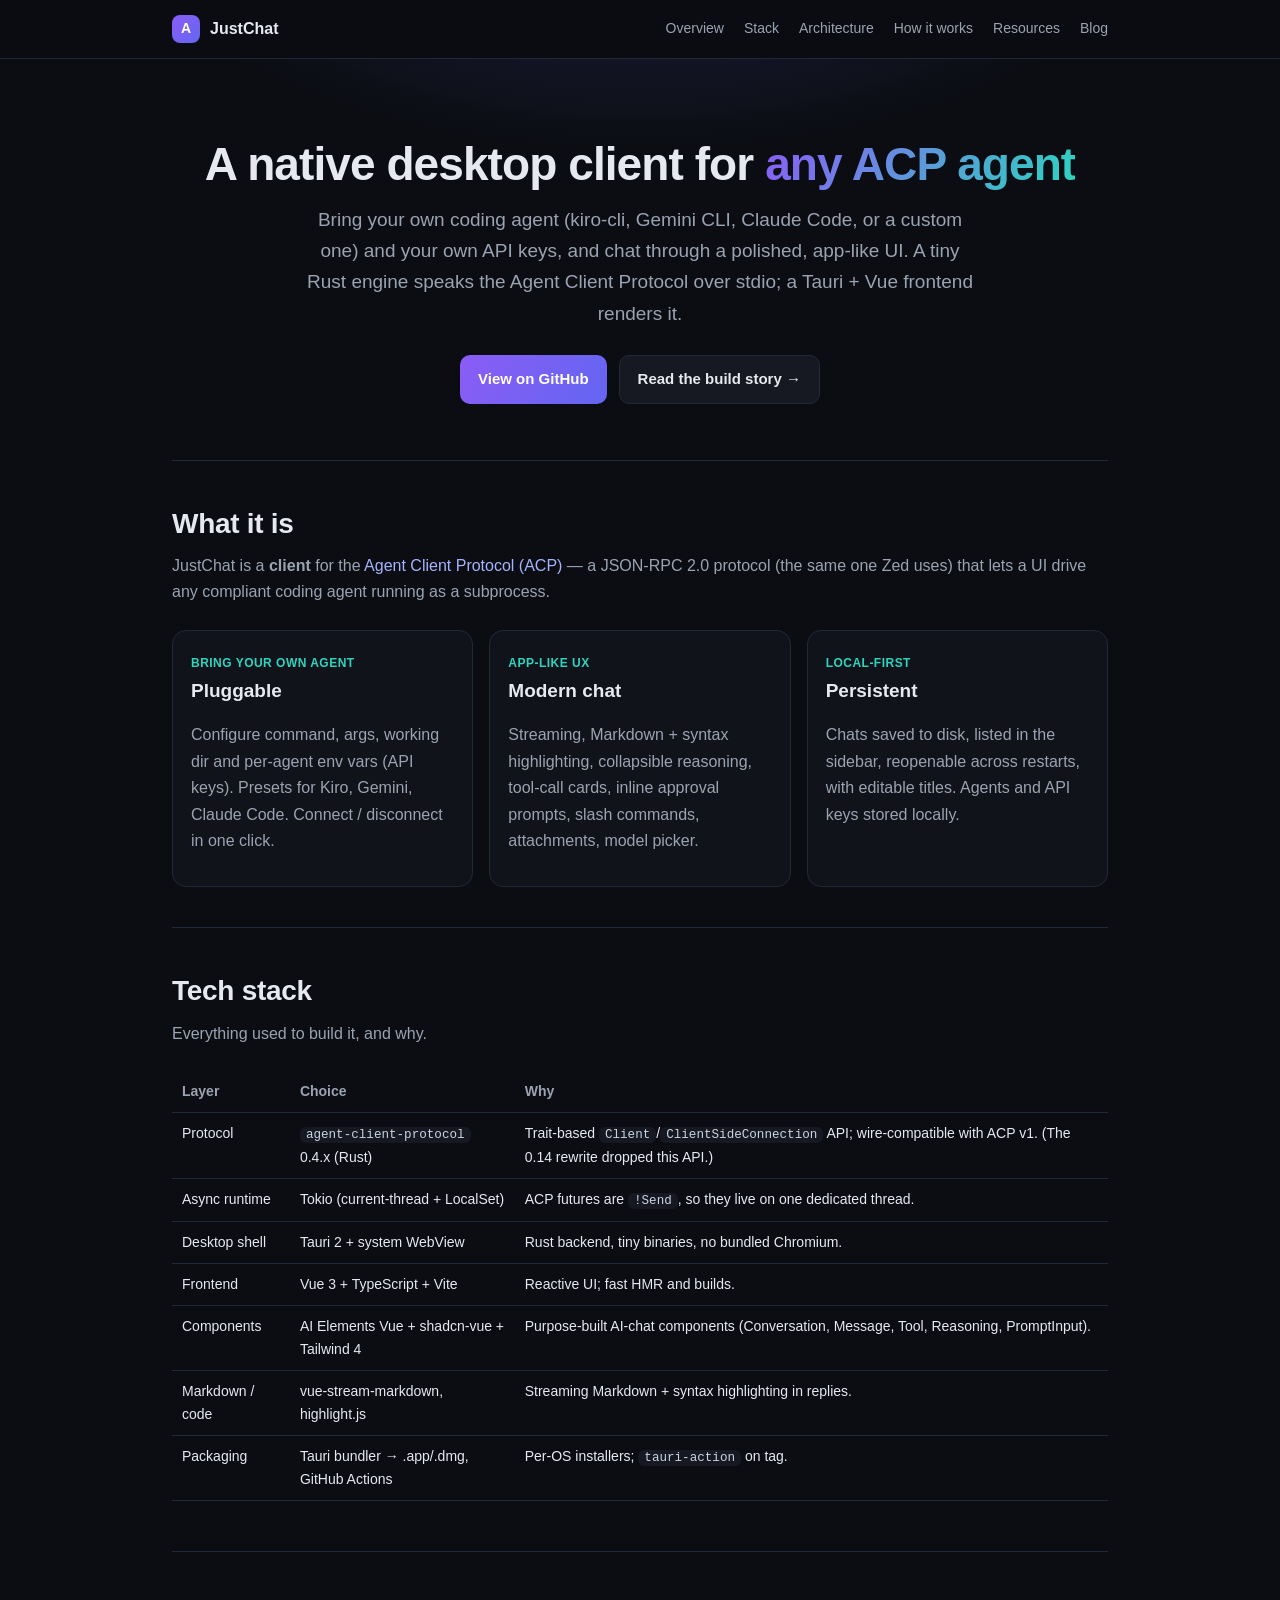
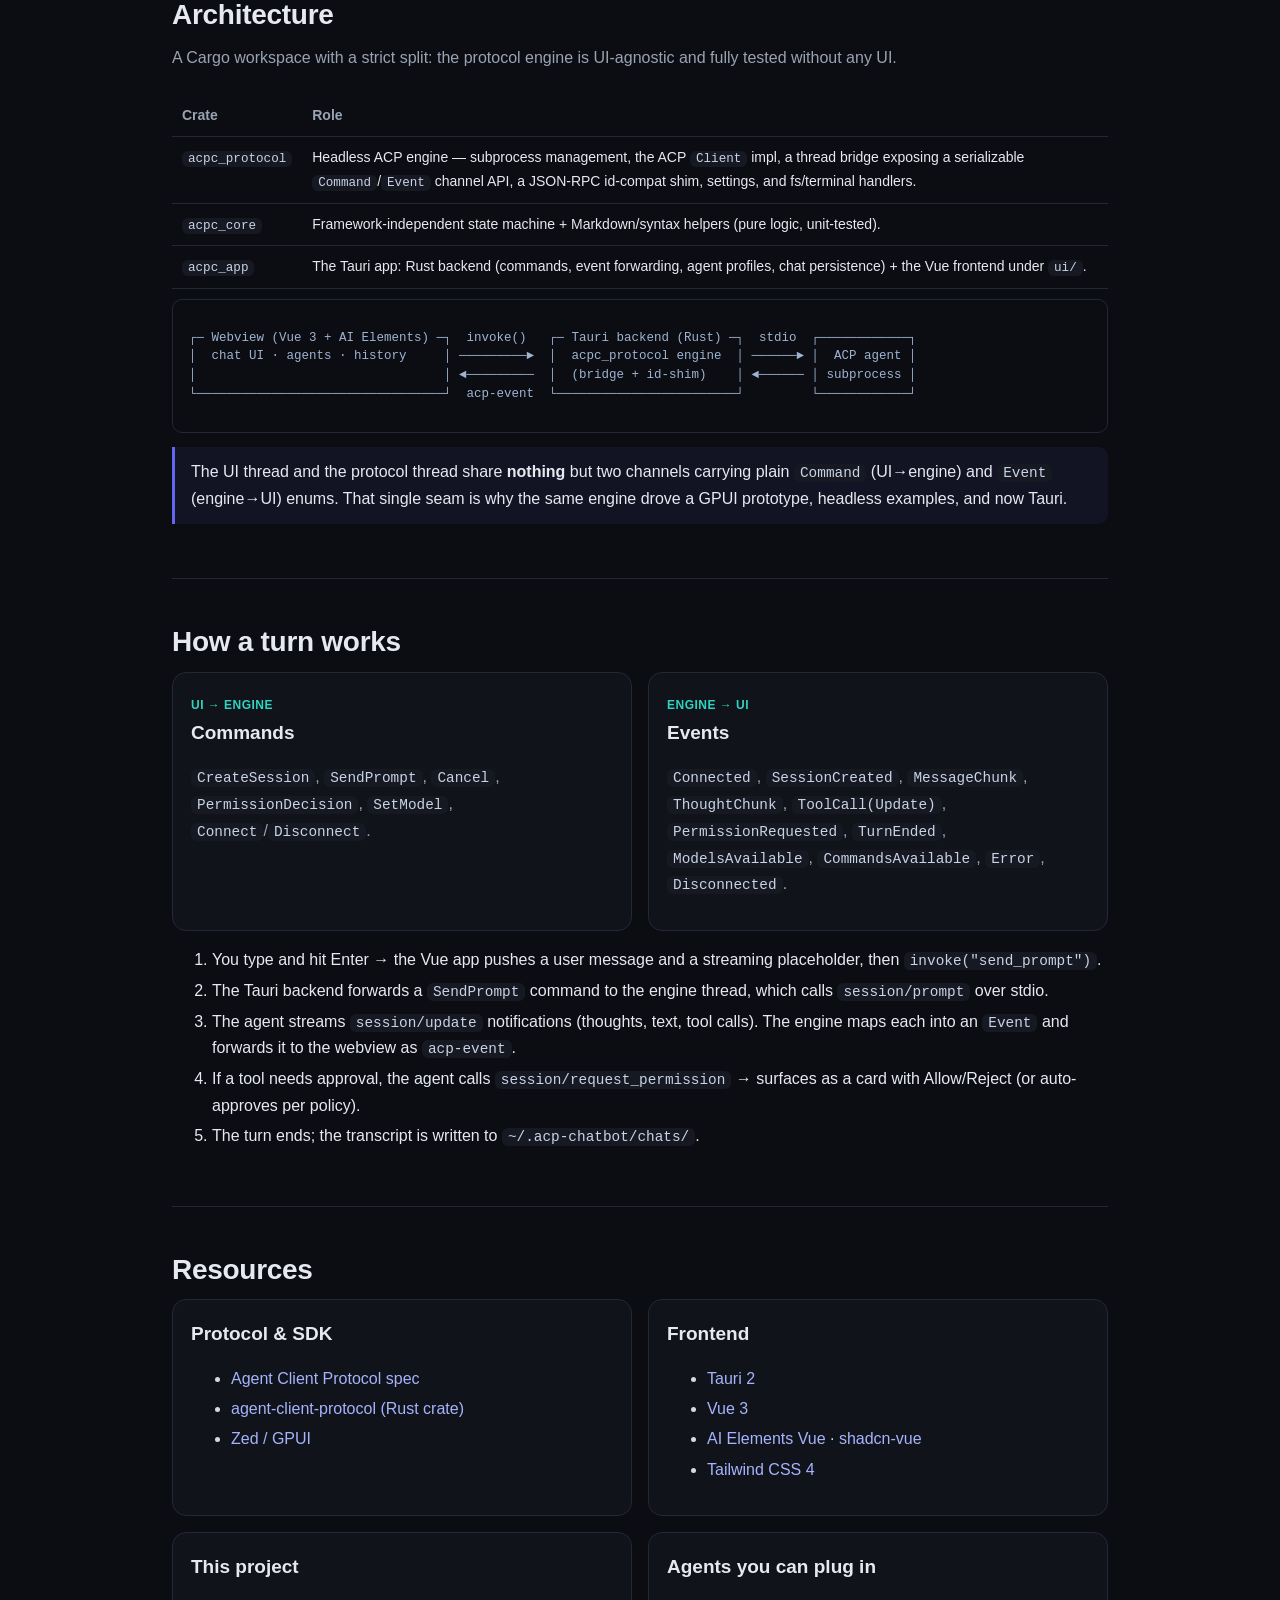
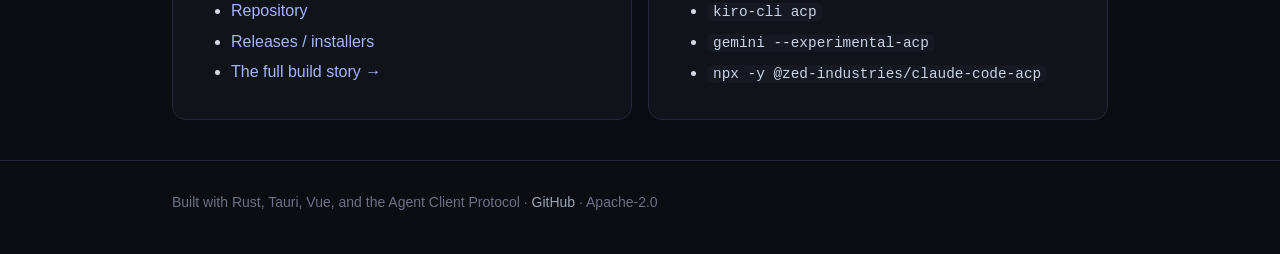
<file: index.html>
<!doctype html>
<html lang="en">
<head>
  <meta charset="utf-8" />
  <meta name="viewport" content="width=device-width, initial-scale=1" />
  <title>JustChat — How it's built</title>
  <meta name="description" content="A native desktop chat client for any ACP (Agent Client Protocol) agent. Architecture, tech stack, and how it works." />
  <link rel="stylesheet" href="style.css" />
</head>
<body>
  <header class="nav">
    <div class="wrap">
      <div class="brand"><span class="logo">A</span> JustChat</div>
      <nav>
        <a href="#overview">Overview</a>
        <a href="#stack">Stack</a>
        <a href="#architecture">Architecture</a>
        <a href="#how">How it works</a>
        <a href="#resources">Resources</a>
        <a href="blog.html">Blog</a>
      </nav>
    </div>
  </header>

  <div class="hero">
    <div class="wrap">
      <h1>A native desktop client for <span class="grad">any ACP agent</span></h1>
      <p>Bring your own coding agent (kiro-cli, Gemini CLI, Claude Code, or a custom one) and your own
         API keys, and chat through a polished, app-like UI. A tiny Rust engine speaks the
         Agent Client Protocol over stdio; a Tauri + Vue frontend renders it.</p>
      <div class="cta">
        <a class="btn primary" href="https://github.com/lemokami/justchat">View on GitHub</a>
        <a class="btn" href="blog.html">Read the build story →</a>
      </div>
    </div>
  </div>

  <main class="wrap">
    <section id="overview">
      <h2>What it is</h2>
      <p class="lead">JustChat is a <strong>client</strong> for the
        <a href="https://agentclientprotocol.com">Agent Client Protocol (ACP)</a> — a JSON-RPC 2.0
        protocol (the same one Zed uses) that lets a UI drive any compliant coding agent running as a
        subprocess.</p>
      <div class="grid cols-3">
        <div class="card"><span class="tag">Bring your own agent</span><h3>Pluggable</h3><p class="muted">Configure command, args, working dir and per-agent env vars (API keys). Presets for Kiro, Gemini, Claude Code. Connect / disconnect in one click.</p></div>
        <div class="card"><span class="tag">App-like UX</span><h3>Modern chat</h3><p class="muted">Streaming, Markdown + syntax highlighting, collapsible reasoning, tool-call cards, inline approval prompts, slash commands, attachments, model picker.</p></div>
        <div class="card"><span class="tag">Local-first</span><h3>Persistent</h3><p class="muted">Chats saved to disk, listed in the sidebar, reopenable across restarts, with editable titles. Agents and API keys stored locally.</p></div>
      </div>
    </section>

    <section id="stack">
      <h2>Tech stack</h2>
      <p class="lead">Everything used to build it, and why.</p>
      <table>
        <tr><th>Layer</th><th>Choice</th><th>Why</th></tr>
        <tr><td>Protocol</td><td><code>agent-client-protocol</code> 0.4.x (Rust)</td><td>Trait-based <code>Client</code>/<code>ClientSideConnection</code> API; wire-compatible with ACP v1. (The 0.14 rewrite dropped this API.)</td></tr>
        <tr><td>Async runtime</td><td>Tokio (current-thread + LocalSet)</td><td>ACP futures are <code>!Send</code>, so they live on one dedicated thread.</td></tr>
        <tr><td>Desktop shell</td><td>Tauri 2 + system WebView</td><td>Rust backend, tiny binaries, no bundled Chromium.</td></tr>
        <tr><td>Frontend</td><td>Vue 3 + TypeScript + Vite</td><td>Reactive UI; fast HMR and builds.</td></tr>
        <tr><td>Components</td><td>AI Elements Vue + shadcn-vue + Tailwind 4</td><td>Purpose-built AI-chat components (Conversation, Message, Tool, Reasoning, PromptInput).</td></tr>
        <tr><td>Markdown / code</td><td>vue-stream-markdown, highlight.js</td><td>Streaming Markdown + syntax highlighting in replies.</td></tr>
        <tr><td>Packaging</td><td>Tauri bundler → .app/.dmg, GitHub Actions</td><td>Per-OS installers; <code>tauri-action</code> on tag.</td></tr>
      </table>
    </section>

    <section id="architecture">
      <h2>Architecture</h2>
      <p class="lead">A Cargo workspace with a strict split: the protocol engine is UI-agnostic and fully tested without any UI.</p>
      <table>
        <tr><th>Crate</th><th>Role</th></tr>
        <tr><td><code>acpc_protocol</code></td><td>Headless ACP engine — subprocess management, the ACP <code>Client</code> impl, a thread bridge exposing a serializable <code>Command</code>/<code>Event</code> channel API, a JSON-RPC id-compat shim, settings, and fs/terminal handlers.</td></tr>
        <tr><td><code>acpc_core</code></td><td>Framework-independent state machine + Markdown/syntax helpers (pure logic, unit-tested).</td></tr>
        <tr><td><code>acpc_app</code></td><td>The Tauri app: Rust backend (commands, event forwarding, agent profiles, chat persistence) + the Vue frontend under <code>ui/</code>.</td></tr>
      </table>
      <div class="diagram"><pre>
┌─ Webview (Vue 3 + AI Elements) ─┐  invoke()   ┌─ Tauri backend (Rust) ─┐  stdio  ┌────────────┐
│  chat UI · agents · history     │ ─────────►  │  acpc_protocol engine  │ ──────► │  ACP agent │
│                                 │ ◄─────────  │  (bridge + id-shim)    │ ◄────── │ subprocess │
└─────────────────────────────────┘  acp-event  └────────────────────────┘         └────────────┘</pre></div>
      <div class="note">The UI thread and the protocol thread share <strong>nothing</strong> but two channels carrying plain <code>Command</code> (UI→engine) and <code>Event</code> (engine→UI) enums. That single seam is why the same engine drove a GPUI prototype, headless examples, and now Tauri.</div>
    </section>

    <section id="how">
      <h2>How a turn works</h2>
      <div class="grid cols-2">
        <div class="card"><span class="tag">UI → engine</span><h3>Commands</h3><p class="muted"><code>CreateSession</code>, <code>SendPrompt</code>, <code>Cancel</code>, <code>PermissionDecision</code>, <code>SetModel</code>, <code>Connect</code>/<code>Disconnect</code>.</p></div>
        <div class="card"><span class="tag">engine → UI</span><h3>Events</h3><p class="muted"><code>Connected</code>, <code>SessionCreated</code>, <code>MessageChunk</code>, <code>ThoughtChunk</code>, <code>ToolCall(Update)</code>, <code>PermissionRequested</code>, <code>TurnEnded</code>, <code>ModelsAvailable</code>, <code>CommandsAvailable</code>, <code>Error</code>, <code>Disconnected</code>.</p></div>
      </div>
      <ol>
        <li>You type and hit Enter → the Vue app pushes a user message and a streaming placeholder, then <code>invoke("send_prompt")</code>.</li>
        <li>The Tauri backend forwards a <code>SendPrompt</code> command to the engine thread, which calls <code>session/prompt</code> over stdio.</li>
        <li>The agent streams <code>session/update</code> notifications (thoughts, text, tool calls). The engine maps each into an <code>Event</code> and forwards it to the webview as <code>acp-event</code>.</li>
        <li>If a tool needs approval, the agent calls <code>session/request_permission</code> → surfaces as a card with Allow/Reject (or auto-approves per policy).</li>
        <li>The turn ends; the transcript is written to <code>~/.acp-chatbot/chats/</code>.</li>
      </ol>
    </section>

    <section id="resources">
      <h2>Resources</h2>
      <div class="grid cols-2">
        <div class="card"><h3>Protocol &amp; SDK</h3><ul>
          <li><a href="https://agentclientprotocol.com">Agent Client Protocol spec</a></li>
          <li><a href="https://crates.io/crates/agent-client-protocol">agent-client-protocol (Rust crate)</a></li>
          <li><a href="https://github.com/zed-industries/zed">Zed / GPUI</a></li>
        </ul></div>
        <div class="card"><h3>Frontend</h3><ul>
          <li><a href="https://tauri.app">Tauri 2</a></li>
          <li><a href="https://vuejs.org">Vue 3</a></li>
          <li><a href="https://www.ai-elements-vue.com">AI Elements Vue</a> · <a href="https://shadcn-vue.com">shadcn-vue</a></li>
          <li><a href="https://tailwindcss.com">Tailwind CSS 4</a></li>
        </ul></div>
        <div class="card"><h3>This project</h3><ul>
          <li><a href="https://github.com/lemokami/justchat">Repository</a></li>
          <li><a href="https://github.com/lemokami/justchat/releases">Releases / installers</a></li>
          <li><a href="blog.html">The full build story →</a></li>
        </ul></div>
        <div class="card"><h3>Agents you can plug in</h3><ul>
          <li><code>kiro-cli acp</code></li>
          <li><code>gemini --experimental-acp</code></li>
          <li><code>npx -y @zed-industries/claude-code-acp</code></li>
        </ul></div>
      </div>
    </section>
  </main>

  <footer>
    <div class="wrap">
      Built with Rust, Tauri, Vue, and the Agent Client Protocol ·
      <a href="https://github.com/lemokami/justchat">GitHub</a> ·
      Apache-2.0
    </div>
  </footer>
</body>
</html>
</file>
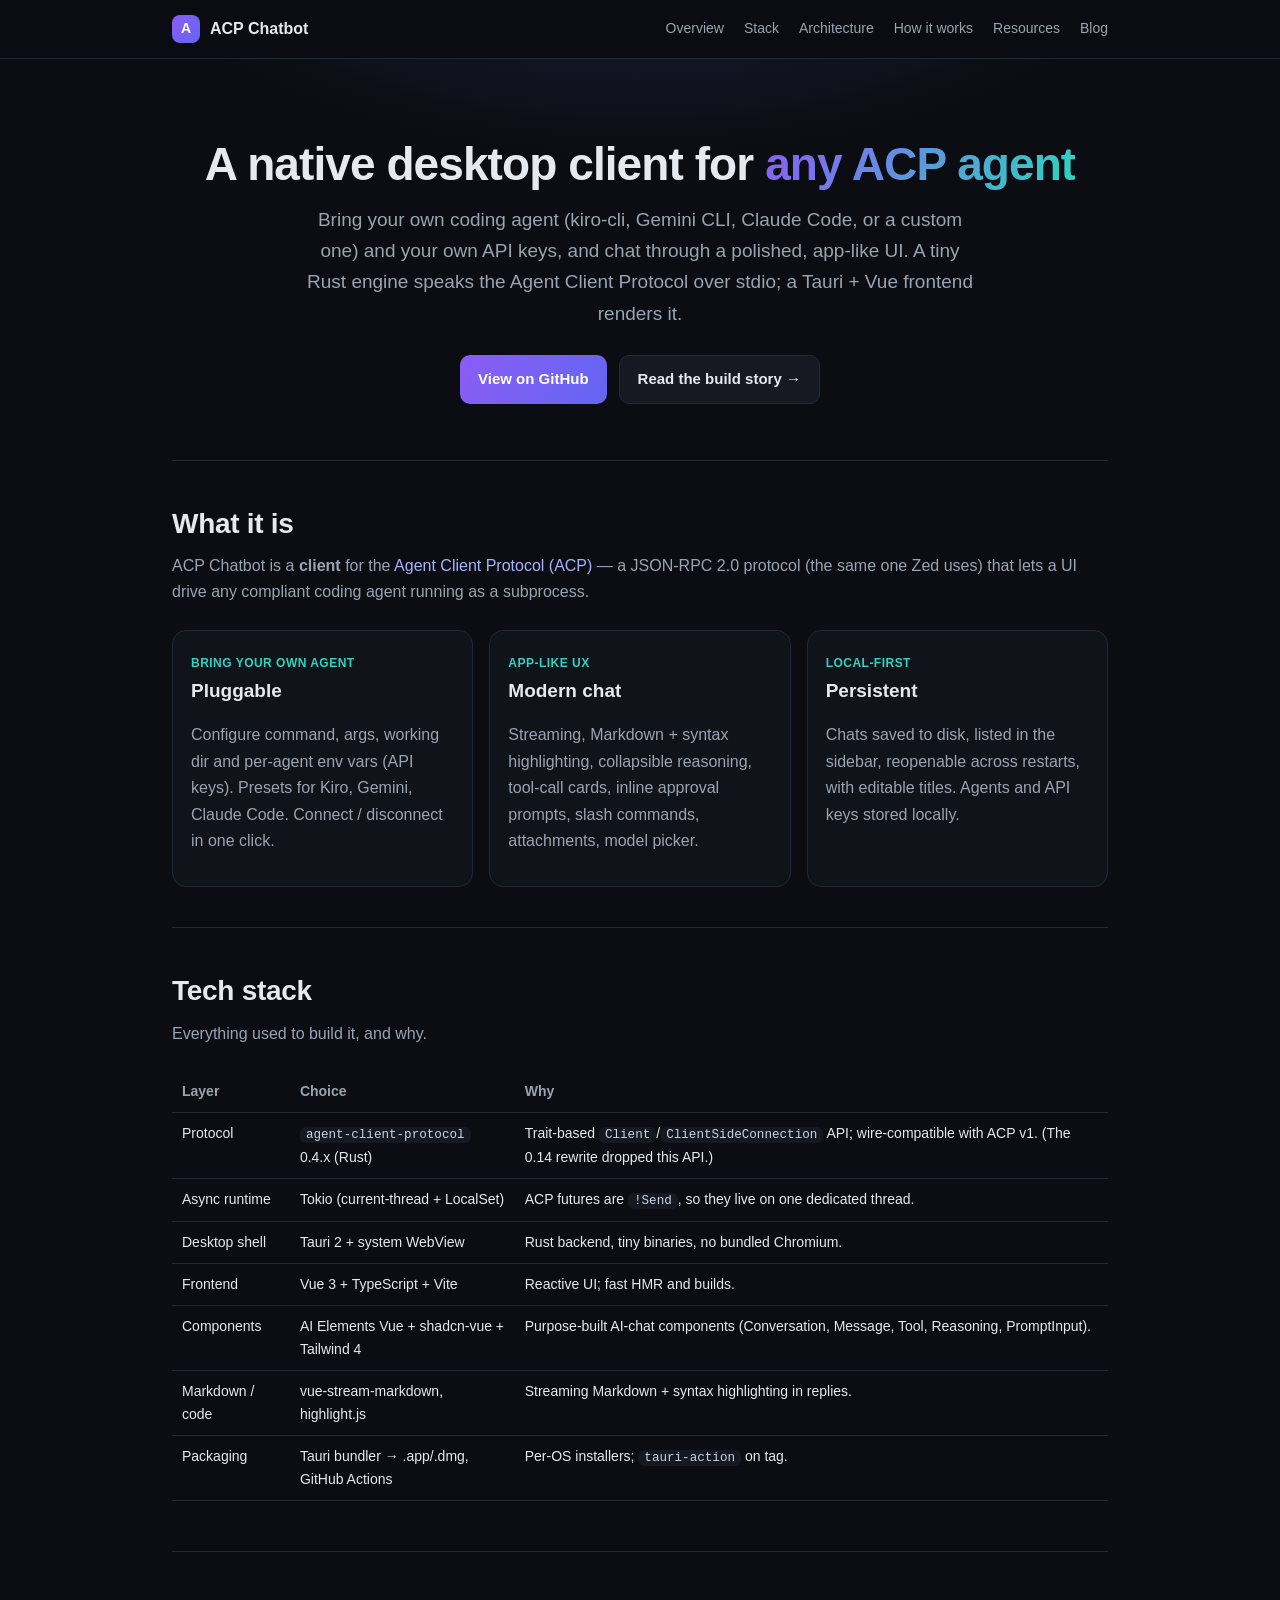
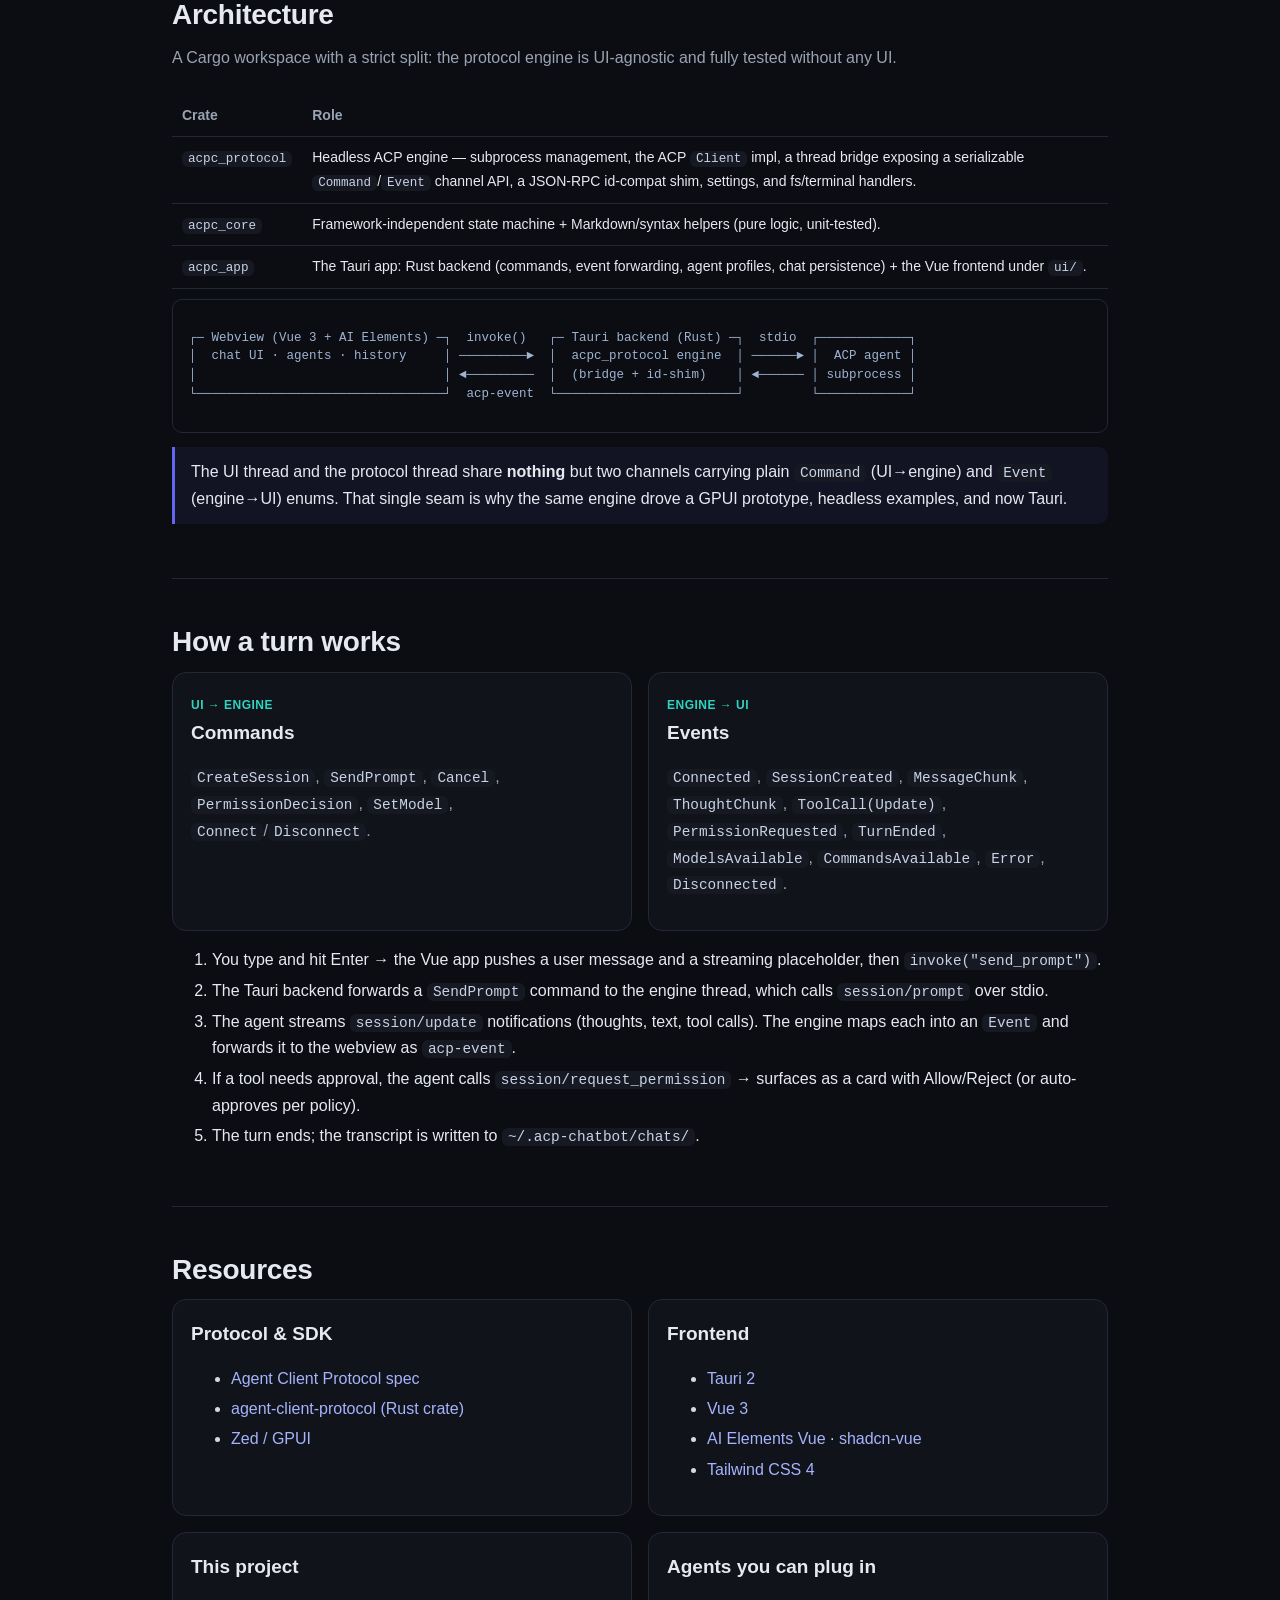
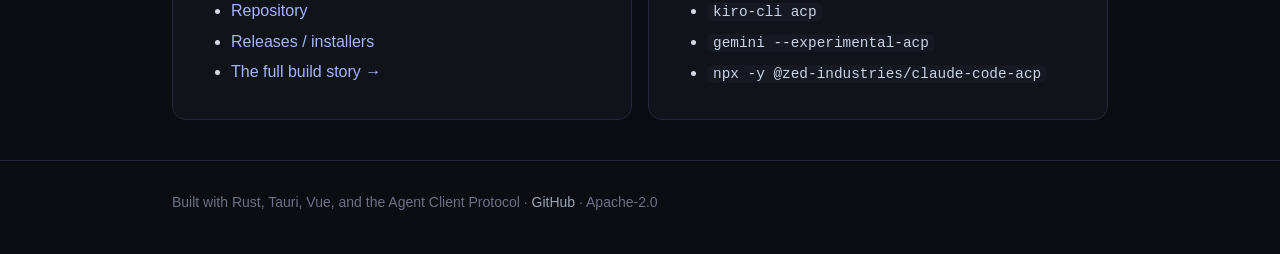
<file: site/index.html>
<!doctype html>
<html lang="en">
<head>
  <meta charset="utf-8" />
  <meta name="viewport" content="width=device-width, initial-scale=1" />
  <title>ACP Chatbot — How it's built</title>
  <meta name="description" content="A native desktop chat client for any ACP (Agent Client Protocol) agent. Architecture, tech stack, and how it works." />
  <link rel="stylesheet" href="style.css" />
</head>
<body>
  <header class="nav">
    <div class="wrap">
      <div class="brand"><span class="logo">A</span> ACP Chatbot</div>
      <nav>
        <a href="#overview">Overview</a>
        <a href="#stack">Stack</a>
        <a href="#architecture">Architecture</a>
        <a href="#how">How it works</a>
        <a href="#resources">Resources</a>
        <a href="blog.html">Blog</a>
      </nav>
    </div>
  </header>

  <div class="hero">
    <div class="wrap">
      <h1>A native desktop client for <span class="grad">any ACP agent</span></h1>
      <p>Bring your own coding agent (kiro-cli, Gemini CLI, Claude Code, or a custom one) and your own
         API keys, and chat through a polished, app-like UI. A tiny Rust engine speaks the
         Agent Client Protocol over stdio; a Tauri + Vue frontend renders it.</p>
      <div class="cta">
        <a class="btn primary" href="https://github.com/lemokami/ACP-Chatbot">View on GitHub</a>
        <a class="btn" href="blog.html">Read the build story →</a>
      </div>
    </div>
  </div>

  <main class="wrap">
    <section id="overview">
      <h2>What it is</h2>
      <p class="lead">ACP Chatbot is a <strong>client</strong> for the
        <a href="https://agentclientprotocol.com">Agent Client Protocol (ACP)</a> — a JSON-RPC 2.0
        protocol (the same one Zed uses) that lets a UI drive any compliant coding agent running as a
        subprocess.</p>
      <div class="grid cols-3">
        <div class="card"><span class="tag">Bring your own agent</span><h3>Pluggable</h3><p class="muted">Configure command, args, working dir and per-agent env vars (API keys). Presets for Kiro, Gemini, Claude Code. Connect / disconnect in one click.</p></div>
        <div class="card"><span class="tag">App-like UX</span><h3>Modern chat</h3><p class="muted">Streaming, Markdown + syntax highlighting, collapsible reasoning, tool-call cards, inline approval prompts, slash commands, attachments, model picker.</p></div>
        <div class="card"><span class="tag">Local-first</span><h3>Persistent</h3><p class="muted">Chats saved to disk, listed in the sidebar, reopenable across restarts, with editable titles. Agents and API keys stored locally.</p></div>
      </div>
    </section>

    <section id="stack">
      <h2>Tech stack</h2>
      <p class="lead">Everything used to build it, and why.</p>
      <table>
        <tr><th>Layer</th><th>Choice</th><th>Why</th></tr>
        <tr><td>Protocol</td><td><code>agent-client-protocol</code> 0.4.x (Rust)</td><td>Trait-based <code>Client</code>/<code>ClientSideConnection</code> API; wire-compatible with ACP v1. (The 0.14 rewrite dropped this API.)</td></tr>
        <tr><td>Async runtime</td><td>Tokio (current-thread + LocalSet)</td><td>ACP futures are <code>!Send</code>, so they live on one dedicated thread.</td></tr>
        <tr><td>Desktop shell</td><td>Tauri 2 + system WebView</td><td>Rust backend, tiny binaries, no bundled Chromium.</td></tr>
        <tr><td>Frontend</td><td>Vue 3 + TypeScript + Vite</td><td>Reactive UI; fast HMR and builds.</td></tr>
        <tr><td>Components</td><td>AI Elements Vue + shadcn-vue + Tailwind 4</td><td>Purpose-built AI-chat components (Conversation, Message, Tool, Reasoning, PromptInput).</td></tr>
        <tr><td>Markdown / code</td><td>vue-stream-markdown, highlight.js</td><td>Streaming Markdown + syntax highlighting in replies.</td></tr>
        <tr><td>Packaging</td><td>Tauri bundler → .app/.dmg, GitHub Actions</td><td>Per-OS installers; <code>tauri-action</code> on tag.</td></tr>
      </table>
    </section>

    <section id="architecture">
      <h2>Architecture</h2>
      <p class="lead">A Cargo workspace with a strict split: the protocol engine is UI-agnostic and fully tested without any UI.</p>
      <table>
        <tr><th>Crate</th><th>Role</th></tr>
        <tr><td><code>acpc_protocol</code></td><td>Headless ACP engine — subprocess management, the ACP <code>Client</code> impl, a thread bridge exposing a serializable <code>Command</code>/<code>Event</code> channel API, a JSON-RPC id-compat shim, settings, and fs/terminal handlers.</td></tr>
        <tr><td><code>acpc_core</code></td><td>Framework-independent state machine + Markdown/syntax helpers (pure logic, unit-tested).</td></tr>
        <tr><td><code>acpc_app</code></td><td>The Tauri app: Rust backend (commands, event forwarding, agent profiles, chat persistence) + the Vue frontend under <code>ui/</code>.</td></tr>
      </table>
      <div class="diagram"><pre>
┌─ Webview (Vue 3 + AI Elements) ─┐  invoke()   ┌─ Tauri backend (Rust) ─┐  stdio  ┌────────────┐
│  chat UI · agents · history     │ ─────────►  │  acpc_protocol engine  │ ──────► │  ACP agent │
│                                 │ ◄─────────  │  (bridge + id-shim)    │ ◄────── │ subprocess │
└─────────────────────────────────┘  acp-event  └────────────────────────┘         └────────────┘</pre></div>
      <div class="note">The UI thread and the protocol thread share <strong>nothing</strong> but two channels carrying plain <code>Command</code> (UI→engine) and <code>Event</code> (engine→UI) enums. That single seam is why the same engine drove a GPUI prototype, headless examples, and now Tauri.</div>
    </section>

    <section id="how">
      <h2>How a turn works</h2>
      <div class="grid cols-2">
        <div class="card"><span class="tag">UI → engine</span><h3>Commands</h3><p class="muted"><code>CreateSession</code>, <code>SendPrompt</code>, <code>Cancel</code>, <code>PermissionDecision</code>, <code>SetModel</code>, <code>Connect</code>/<code>Disconnect</code>.</p></div>
        <div class="card"><span class="tag">engine → UI</span><h3>Events</h3><p class="muted"><code>Connected</code>, <code>SessionCreated</code>, <code>MessageChunk</code>, <code>ThoughtChunk</code>, <code>ToolCall(Update)</code>, <code>PermissionRequested</code>, <code>TurnEnded</code>, <code>ModelsAvailable</code>, <code>CommandsAvailable</code>, <code>Error</code>, <code>Disconnected</code>.</p></div>
      </div>
      <ol>
        <li>You type and hit Enter → the Vue app pushes a user message and a streaming placeholder, then <code>invoke("send_prompt")</code>.</li>
        <li>The Tauri backend forwards a <code>SendPrompt</code> command to the engine thread, which calls <code>session/prompt</code> over stdio.</li>
        <li>The agent streams <code>session/update</code> notifications (thoughts, text, tool calls). The engine maps each into an <code>Event</code> and forwards it to the webview as <code>acp-event</code>.</li>
        <li>If a tool needs approval, the agent calls <code>session/request_permission</code> → surfaces as a card with Allow/Reject (or auto-approves per policy).</li>
        <li>The turn ends; the transcript is written to <code>~/.acp-chatbot/chats/</code>.</li>
      </ol>
    </section>

    <section id="resources">
      <h2>Resources</h2>
      <div class="grid cols-2">
        <div class="card"><h3>Protocol &amp; SDK</h3><ul>
          <li><a href="https://agentclientprotocol.com">Agent Client Protocol spec</a></li>
          <li><a href="https://crates.io/crates/agent-client-protocol">agent-client-protocol (Rust crate)</a></li>
          <li><a href="https://github.com/zed-industries/zed">Zed / GPUI</a></li>
        </ul></div>
        <div class="card"><h3>Frontend</h3><ul>
          <li><a href="https://tauri.app">Tauri 2</a></li>
          <li><a href="https://vuejs.org">Vue 3</a></li>
          <li><a href="https://www.ai-elements-vue.com">AI Elements Vue</a> · <a href="https://shadcn-vue.com">shadcn-vue</a></li>
          <li><a href="https://tailwindcss.com">Tailwind CSS 4</a></li>
        </ul></div>
        <div class="card"><h3>This project</h3><ul>
          <li><a href="https://github.com/lemokami/ACP-Chatbot">Repository</a></li>
          <li><a href="https://github.com/lemokami/ACP-Chatbot/releases">Releases / installers</a></li>
          <li><a href="blog.html">The full build story →</a></li>
        </ul></div>
        <div class="card"><h3>Agents you can plug in</h3><ul>
          <li><code>kiro-cli acp</code></li>
          <li><code>gemini --experimental-acp</code></li>
          <li><code>npx -y @zed-industries/claude-code-acp</code></li>
        </ul></div>
      </div>
    </section>
  </main>

  <footer>
    <div class="wrap">
      Built with Rust, Tauri, Vue, and the Agent Client Protocol ·
      <a href="https://github.com/lemokami/ACP-Chatbot">GitHub</a> ·
      Apache-2.0
    </div>
  </footer>
</body>
</html>
</file>
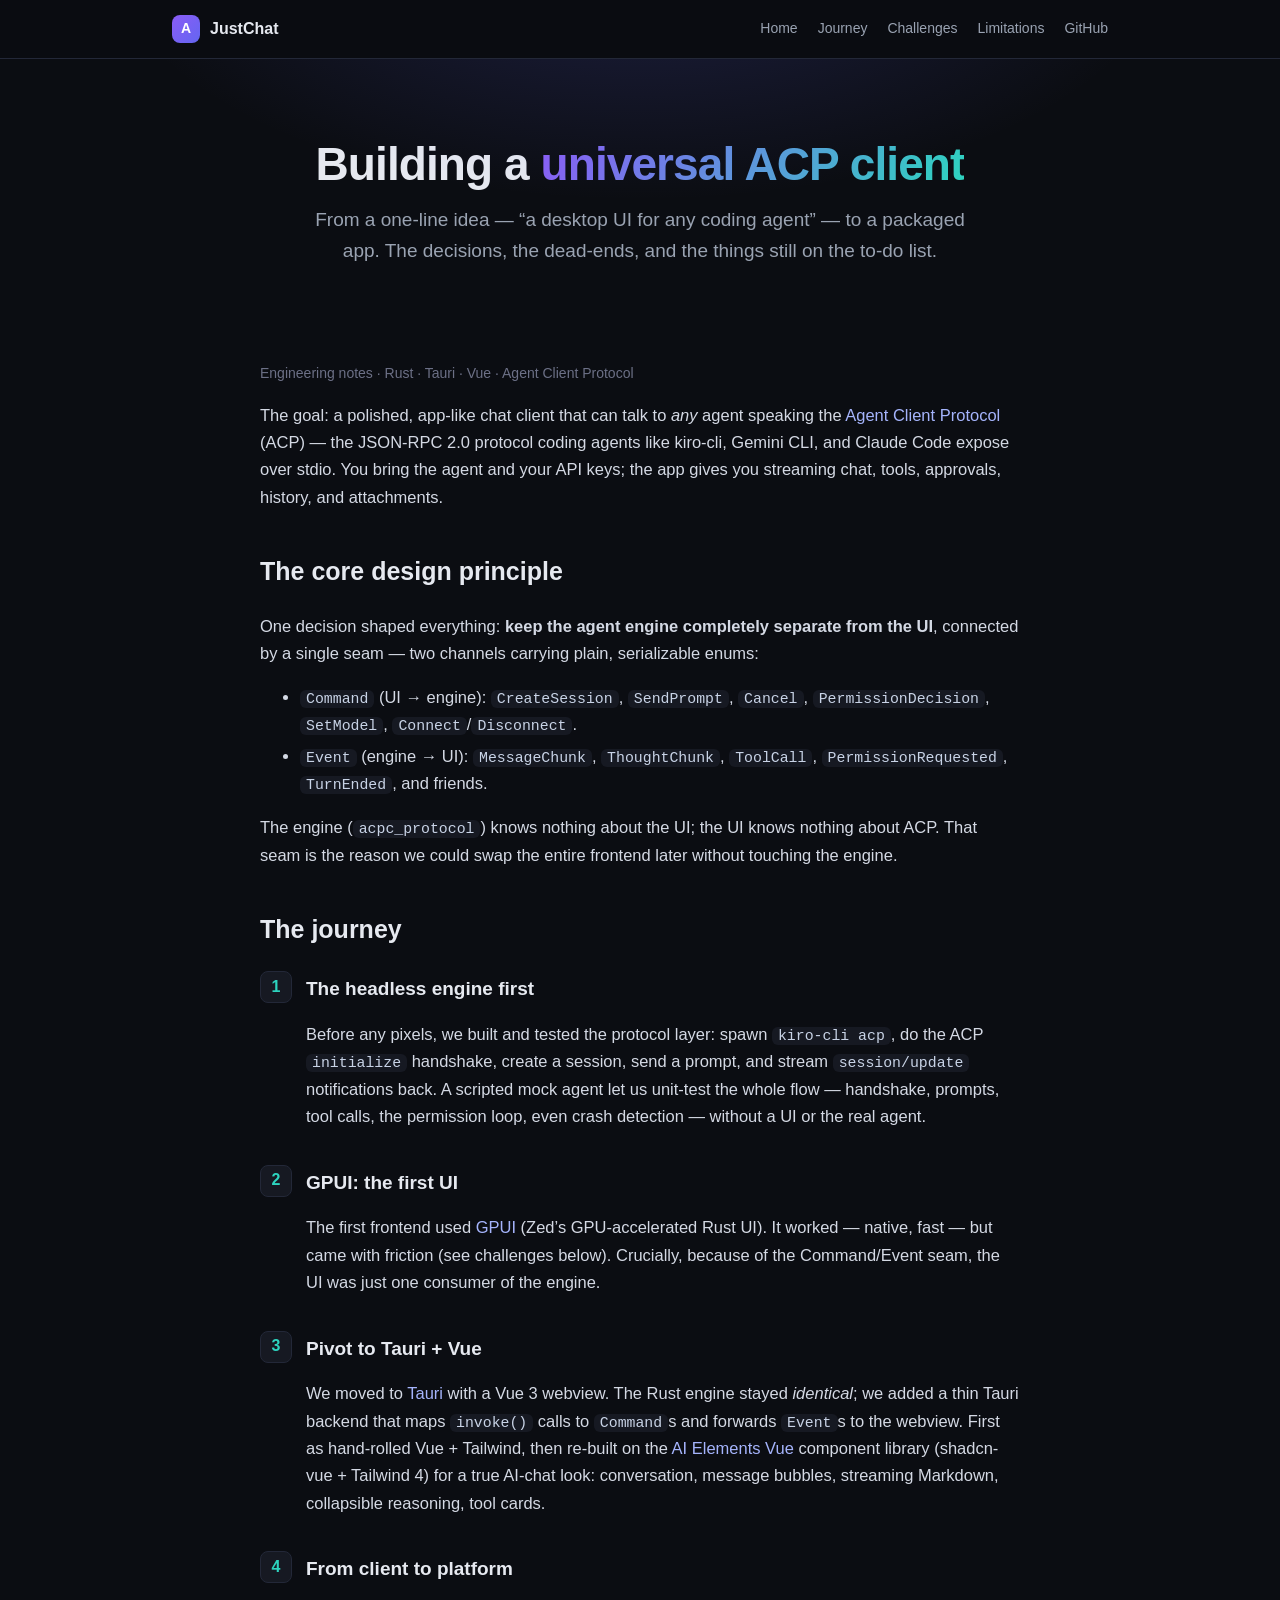
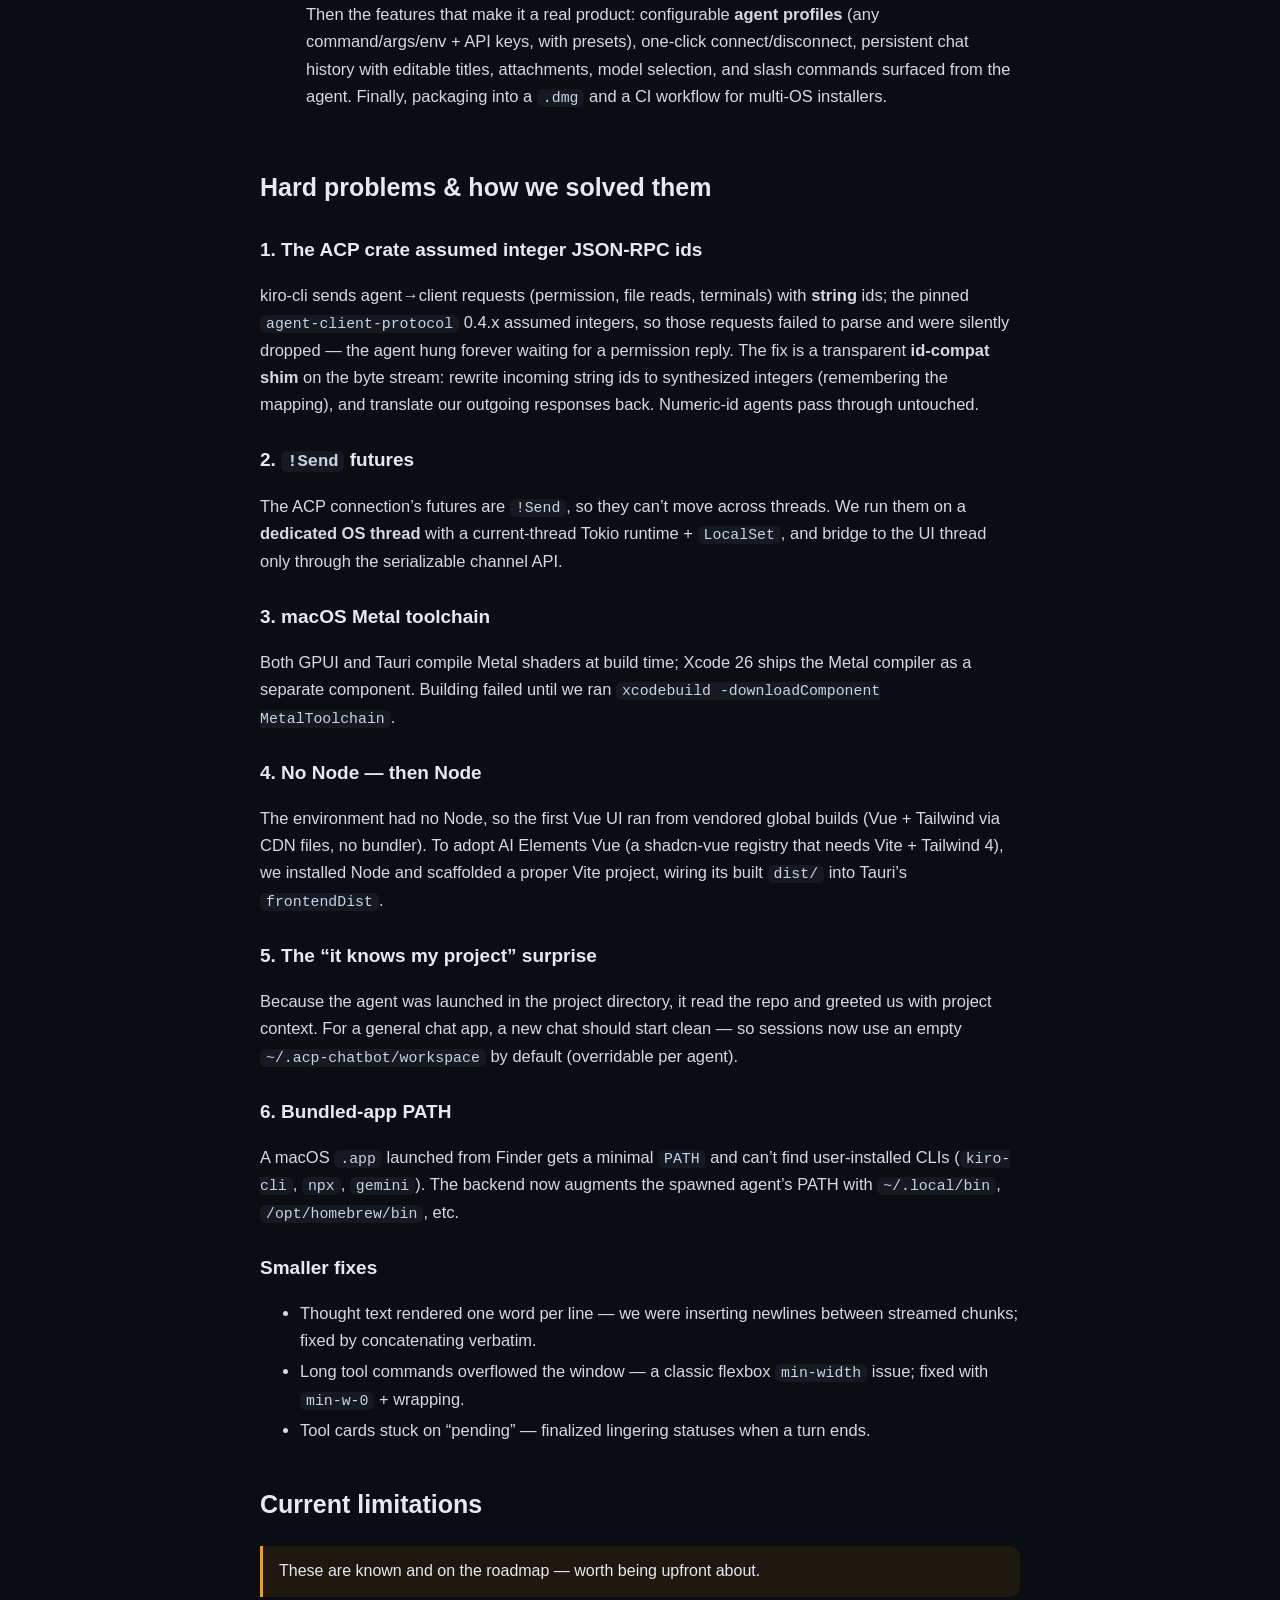
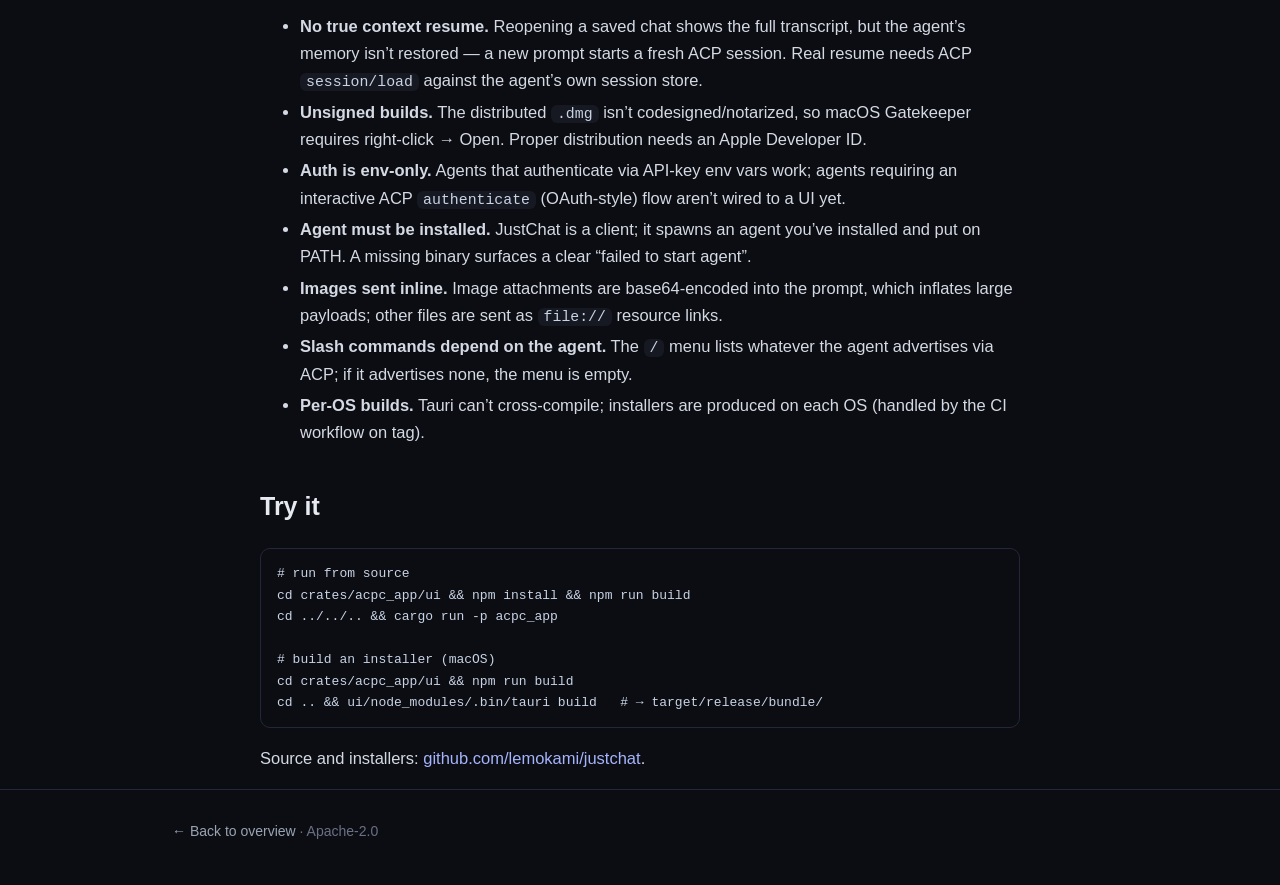
<file: blog.html>
<!doctype html>
<html lang="en">
<head>
  <meta charset="utf-8" />
  <meta name="viewport" content="width=device-width, initial-scale=1" />
  <title>Building JustChat — the full story</title>
  <meta name="description" content="How we built a native desktop client for any ACP agent: decisions, challenges, and current limitations." />
  <link rel="stylesheet" href="style.css" />
</head>
<body>
  <header class="nav">
    <div class="wrap">
      <div class="brand"><span class="logo">A</span> JustChat</div>
      <nav>
        <a href="index.html">Home</a>
        <a href="#journey">Journey</a>
        <a href="#challenges">Challenges</a>
        <a href="#limits">Limitations</a>
        <a href="https://github.com/lemokami/justchat">GitHub</a>
      </nav>
    </div>
  </header>

  <div class="hero">
    <div class="wrap">
      <h1>Building a <span class="grad">universal ACP client</span></h1>
      <p>From a one-line idea — “a desktop UI for any coding agent” — to a packaged app. The decisions,
         the dead-ends, and the things still on the to-do list.</p>
    </div>
  </div>

  <main class="wrap">
    <article class="post">
      <p class="meta">Engineering notes · Rust · Tauri · Vue · Agent Client Protocol</p>

      <p>The goal: a polished, app-like chat client that can talk to <em>any</em> agent speaking the
        <a href="https://agentclientprotocol.com">Agent Client Protocol</a> (ACP) — the JSON-RPC 2.0
        protocol coding agents like kiro-cli, Gemini CLI, and Claude Code expose over stdio. You bring
        the agent and your API keys; the app gives you streaming chat, tools, approvals, history, and
        attachments.</p>

      <h2 id="design">The core design principle</h2>
      <p>One decision shaped everything: <strong>keep the agent engine completely separate from the UI</strong>,
        connected by a single seam — two channels carrying plain, serializable enums:</p>
      <ul>
        <li><code>Command</code> (UI → engine): <code>CreateSession</code>, <code>SendPrompt</code>, <code>Cancel</code>, <code>PermissionDecision</code>, <code>SetModel</code>, <code>Connect</code>/<code>Disconnect</code>.</li>
        <li><code>Event</code> (engine → UI): <code>MessageChunk</code>, <code>ThoughtChunk</code>, <code>ToolCall</code>, <code>PermissionRequested</code>, <code>TurnEnded</code>, and friends.</li>
      </ul>
      <p>The engine (<code>acpc_protocol</code>) knows nothing about the UI; the UI knows nothing about
        ACP. That seam is the reason we could swap the entire frontend later without touching the engine.</p>

      <h2 id="journey">The journey</h2>

      <div class="step"><div class="n">1</div><div class="b">
        <h3>The headless engine first</h3>
        <p>Before any pixels, we built and tested the protocol layer: spawn <code>kiro-cli acp</code>, do the
          ACP <code>initialize</code> handshake, create a session, send a prompt, and stream
          <code>session/update</code> notifications back. A scripted mock agent let us unit-test the whole
          flow — handshake, prompts, tool calls, the permission loop, even crash detection — without a UI or
          the real agent.</p>
      </div></div>

      <div class="step"><div class="n">2</div><div class="b">
        <h3>GPUI: the first UI</h3>
        <p>The first frontend used <a href="https://www.gpui.rs">GPUI</a> (Zed’s GPU-accelerated Rust UI).
          It worked — native, fast — but came with friction (see challenges below). Crucially, because of
          the Command/Event seam, the UI was just one consumer of the engine.</p>
      </div></div>

      <div class="step"><div class="n">3</div><div class="b">
        <h3>Pivot to Tauri + Vue</h3>
        <p>We moved to <a href="https://tauri.app">Tauri</a> with a Vue 3 webview. The Rust engine stayed
          <em>identical</em>; we added a thin Tauri backend that maps <code>invoke()</code> calls to
          <code>Command</code>s and forwards <code>Event</code>s to the webview. First as hand-rolled
          Vue + Tailwind, then re-built on the <a href="https://www.ai-elements-vue.com">AI Elements Vue</a>
          component library (shadcn-vue + Tailwind 4) for a true AI-chat look: conversation, message bubbles,
          streaming Markdown, collapsible reasoning, tool cards.</p>
      </div></div>

      <div class="step"><div class="n">4</div><div class="b">
        <h3>From client to platform</h3>
        <p>Then the features that make it a real product: configurable <strong>agent profiles</strong>
          (any command/args/env + API keys, with presets), one-click connect/disconnect, persistent chat
          history with editable titles, attachments, model selection, and slash commands surfaced from the
          agent. Finally, packaging into a <code>.dmg</code> and a CI workflow for multi-OS installers.</p>
      </div></div>

      <h2 id="challenges">Hard problems &amp; how we solved them</h2>

      <h3>1. The ACP crate assumed integer JSON-RPC ids</h3>
      <p>kiro-cli sends agent→client requests (permission, file reads, terminals) with <strong>string</strong>
        ids; the pinned <code>agent-client-protocol</code> 0.4.x assumed integers, so those requests failed
        to parse and were silently dropped — the agent hung forever waiting for a permission reply. The fix
        is a transparent <strong>id-compat shim</strong> on the byte stream: rewrite incoming string ids to
        synthesized integers (remembering the mapping), and translate our outgoing responses back. Numeric-id
        agents pass through untouched.</p>

      <h3>2. <code>!Send</code> futures</h3>
      <p>The ACP connection’s futures are <code>!Send</code>, so they can’t move across threads. We run them
        on a <strong>dedicated OS thread</strong> with a current-thread Tokio runtime + <code>LocalSet</code>,
        and bridge to the UI thread only through the serializable channel API.</p>

      <h3>3. macOS Metal toolchain</h3>
      <p>Both GPUI and Tauri compile Metal shaders at build time; Xcode 26 ships the Metal compiler as a
        separate component. Building failed until we ran
        <code>xcodebuild -downloadComponent MetalToolchain</code>.</p>

      <h3>4. No Node — then Node</h3>
      <p>The environment had no Node, so the first Vue UI ran from vendored global builds (Vue + Tailwind via
        CDN files, no bundler). To adopt AI Elements Vue (a shadcn-vue registry that needs Vite + Tailwind 4),
        we installed Node and scaffolded a proper Vite project, wiring its built <code>dist/</code> into Tauri’s
        <code>frontendDist</code>.</p>

      <h3>5. The “it knows my project” surprise</h3>
      <p>Because the agent was launched in the project directory, it read the repo and greeted us with
        project context. For a general chat app, a new chat should start clean — so sessions now use an empty
        <code>~/.acp-chatbot/workspace</code> by default (overridable per agent).</p>

      <h3>6. Bundled-app PATH</h3>
      <p>A macOS <code>.app</code> launched from Finder gets a minimal <code>PATH</code> and can’t find
        user-installed CLIs (<code>kiro-cli</code>, <code>npx</code>, <code>gemini</code>). The backend now
        augments the spawned agent’s PATH with <code>~/.local/bin</code>, <code>/opt/homebrew/bin</code>, etc.</p>

      <h3>Smaller fixes</h3>
      <ul>
        <li>Thought text rendered one word per line — we were inserting newlines between streamed chunks; fixed by concatenating verbatim.</li>
        <li>Long tool commands overflowed the window — a classic flexbox <code>min-width</code> issue; fixed with <code>min-w-0</code> + wrapping.</li>
        <li>Tool cards stuck on “pending” — finalized lingering statuses when a turn ends.</li>
      </ul>

      <h2 id="limits">Current limitations</h2>
      <div class="warn">These are known and on the roadmap — worth being upfront about.</div>
      <ul>
        <li><strong>No true context resume.</strong> Reopening a saved chat shows the full transcript, but the agent’s memory isn’t restored — a new prompt starts a fresh ACP session. Real resume needs ACP <code>session/load</code> against the agent’s own session store.</li>
        <li><strong>Unsigned builds.</strong> The distributed <code>.dmg</code> isn’t codesigned/notarized, so macOS Gatekeeper requires right-click → Open. Proper distribution needs an Apple Developer ID.</li>
        <li><strong>Auth is env-only.</strong> Agents that authenticate via API-key env vars work; agents requiring an interactive ACP <code>authenticate</code> (OAuth-style) flow aren’t wired to a UI yet.</li>
        <li><strong>Agent must be installed.</strong> JustChat is a client; it spawns an agent you’ve installed and put on PATH. A missing binary surfaces a clear “failed to start agent”.</li>
        <li><strong>Images sent inline.</strong> Image attachments are base64-encoded into the prompt, which inflates large payloads; other files are sent as <code>file://</code> resource links.</li>
        <li><strong>Slash commands depend on the agent.</strong> The <code>/</code> menu lists whatever the agent advertises via ACP; if it advertises none, the menu is empty.</li>
        <li><strong>Per-OS builds.</strong> Tauri can’t cross-compile; installers are produced on each OS (handled by the CI workflow on tag).</li>
      </ul>

      <h2 id="try">Try it</h2>
      <pre># run from source
cd crates/acpc_app/ui &amp;&amp; npm install &amp;&amp; npm run build
cd ../../.. &amp;&amp; cargo run -p acpc_app

# build an installer (macOS)
cd crates/acpc_app/ui &amp;&amp; npm run build
cd .. &amp;&amp; ui/node_modules/.bin/tauri build   # → target/release/bundle/</pre>
      <p>Source and installers: <a href="https://github.com/lemokami/justchat">github.com/lemokami/justchat</a>.</p>
    </article>
  </main>

  <footer>
    <div class="wrap">
      <a href="index.html">← Back to overview</a> · Apache-2.0
    </div>
  </footer>
</body>
</html>
</file>
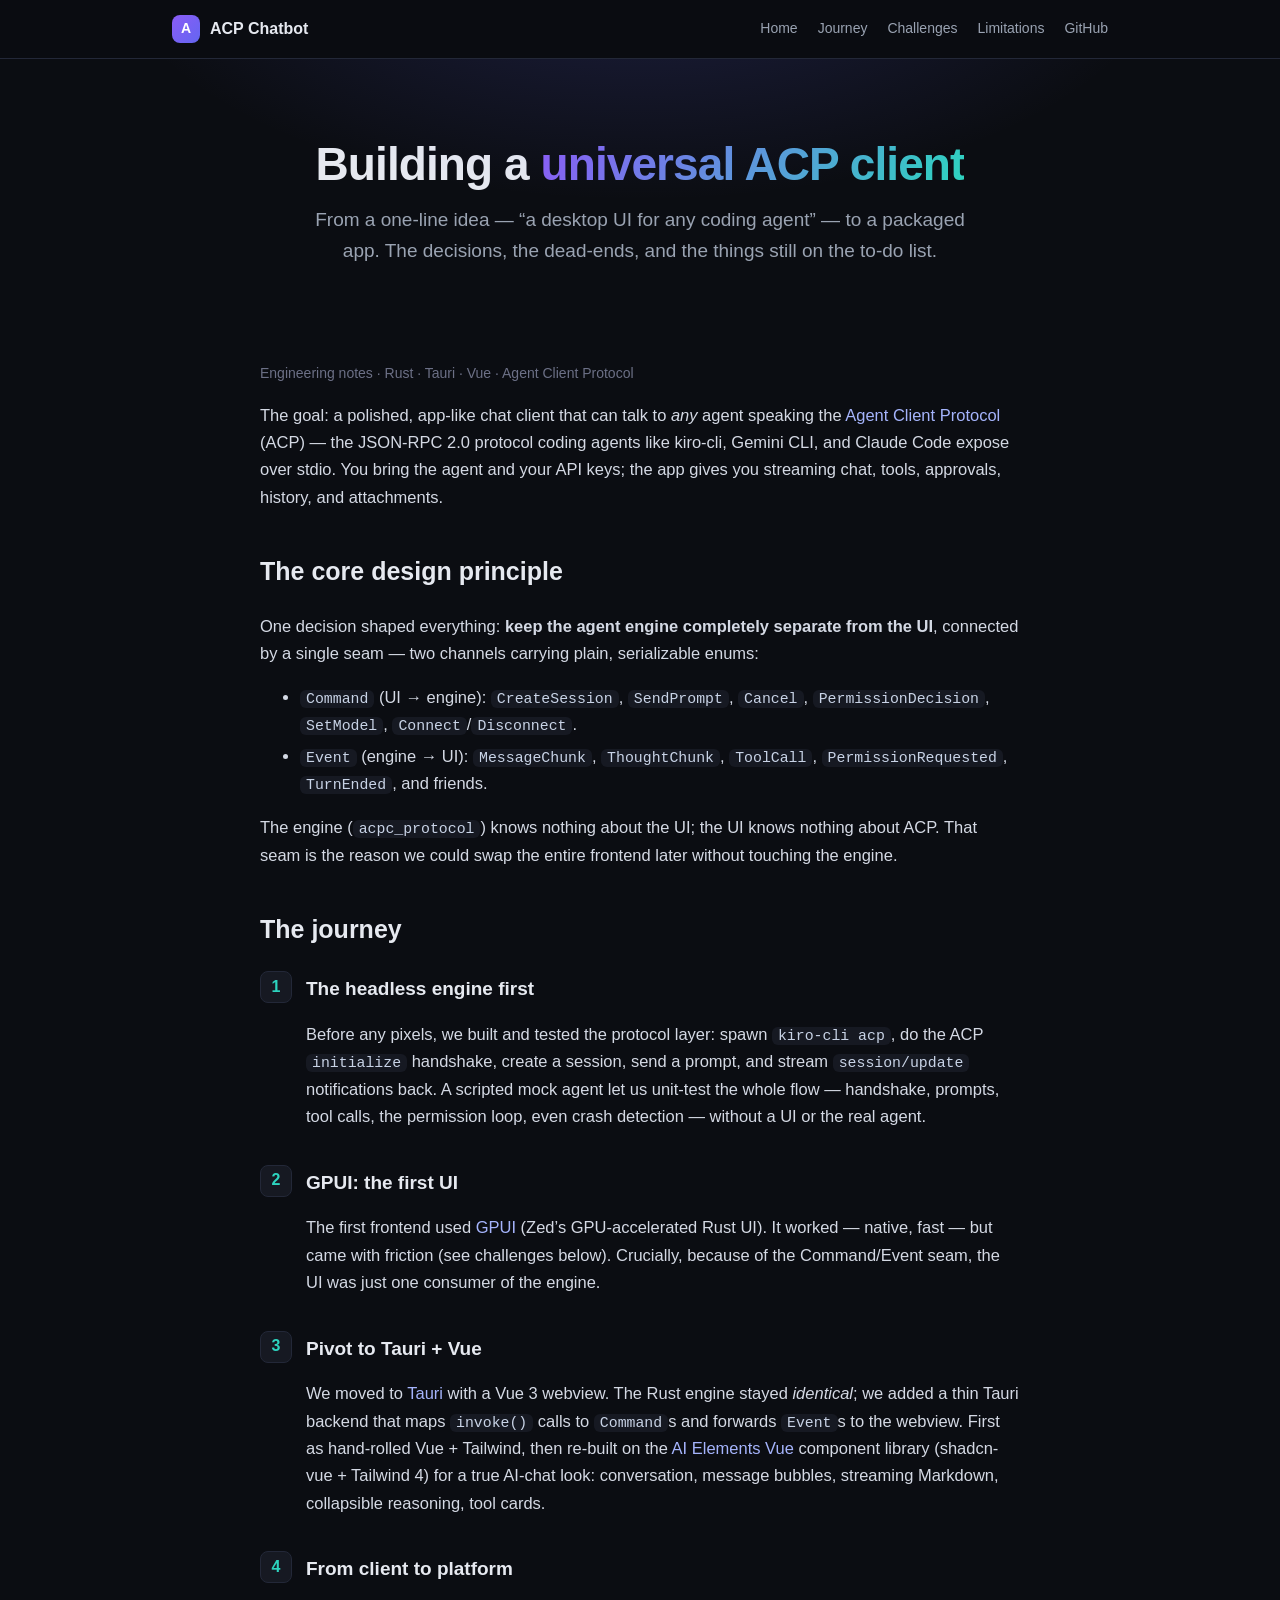
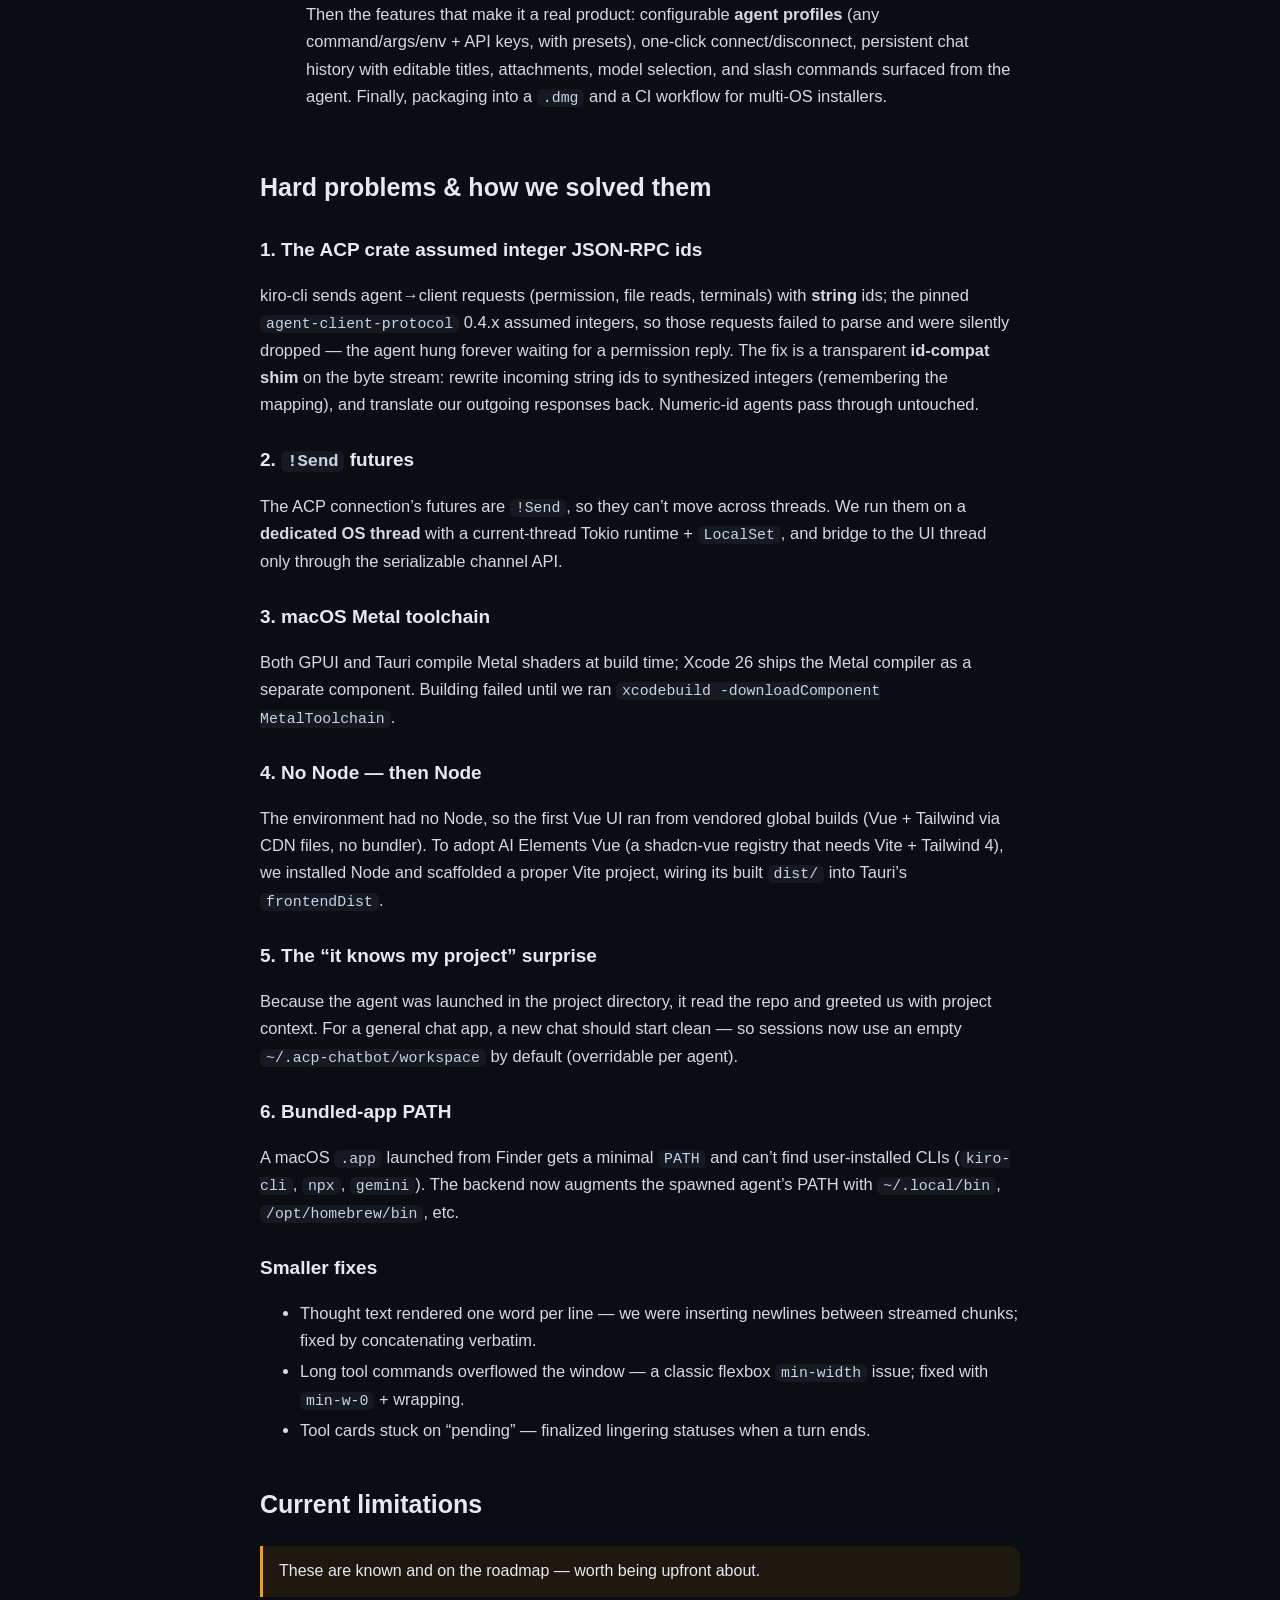
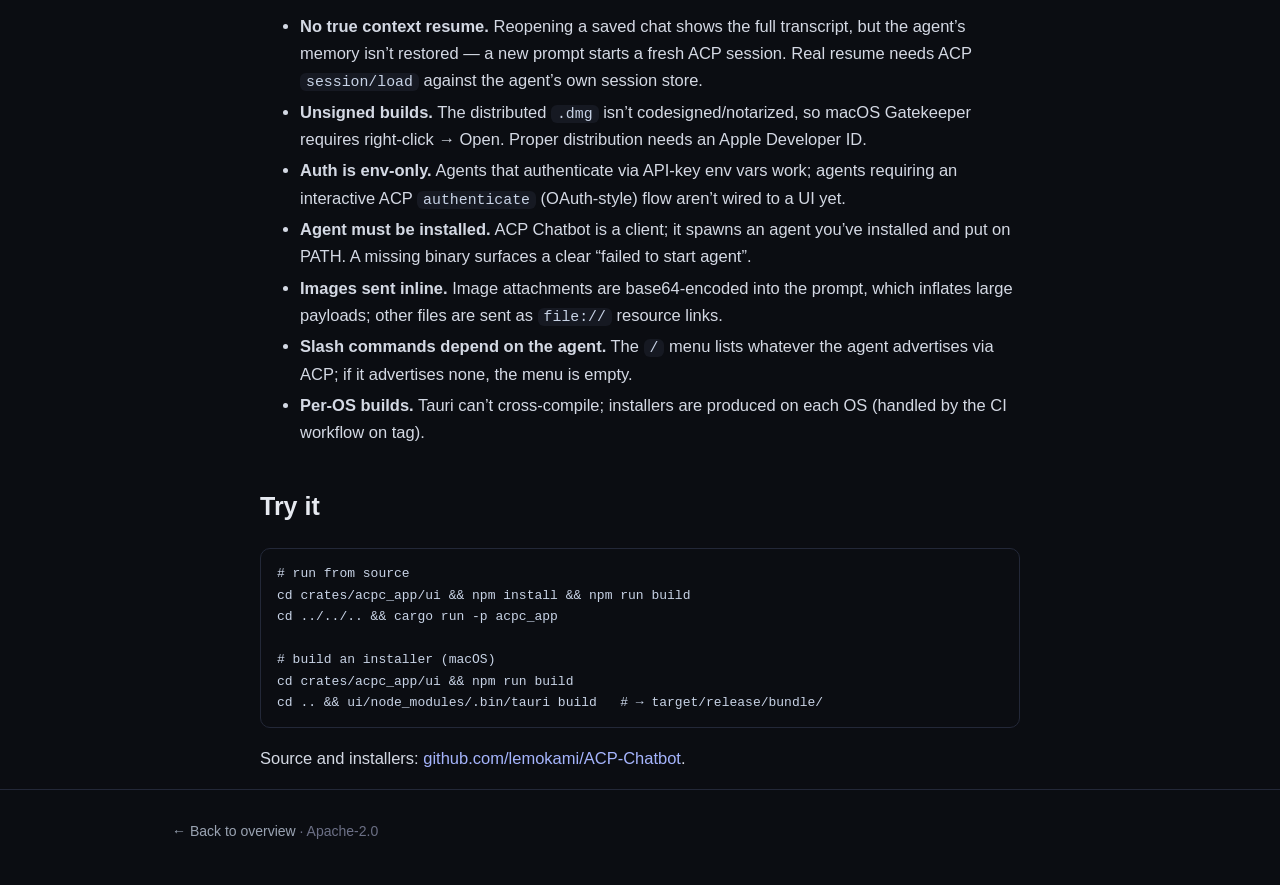
<file: site/blog.html>
<!doctype html>
<html lang="en">
<head>
  <meta charset="utf-8" />
  <meta name="viewport" content="width=device-width, initial-scale=1" />
  <title>Building ACP Chatbot — the full story</title>
  <meta name="description" content="How we built a native desktop client for any ACP agent: decisions, challenges, and current limitations." />
  <link rel="stylesheet" href="style.css" />
</head>
<body>
  <header class="nav">
    <div class="wrap">
      <div class="brand"><span class="logo">A</span> ACP Chatbot</div>
      <nav>
        <a href="index.html">Home</a>
        <a href="#journey">Journey</a>
        <a href="#challenges">Challenges</a>
        <a href="#limits">Limitations</a>
        <a href="https://github.com/lemokami/ACP-Chatbot">GitHub</a>
      </nav>
    </div>
  </header>

  <div class="hero">
    <div class="wrap">
      <h1>Building a <span class="grad">universal ACP client</span></h1>
      <p>From a one-line idea — “a desktop UI for any coding agent” — to a packaged app. The decisions,
         the dead-ends, and the things still on the to-do list.</p>
    </div>
  </div>

  <main class="wrap">
    <article class="post">
      <p class="meta">Engineering notes · Rust · Tauri · Vue · Agent Client Protocol</p>

      <p>The goal: a polished, app-like chat client that can talk to <em>any</em> agent speaking the
        <a href="https://agentclientprotocol.com">Agent Client Protocol</a> (ACP) — the JSON-RPC 2.0
        protocol coding agents like kiro-cli, Gemini CLI, and Claude Code expose over stdio. You bring
        the agent and your API keys; the app gives you streaming chat, tools, approvals, history, and
        attachments.</p>

      <h2 id="design">The core design principle</h2>
      <p>One decision shaped everything: <strong>keep the agent engine completely separate from the UI</strong>,
        connected by a single seam — two channels carrying plain, serializable enums:</p>
      <ul>
        <li><code>Command</code> (UI → engine): <code>CreateSession</code>, <code>SendPrompt</code>, <code>Cancel</code>, <code>PermissionDecision</code>, <code>SetModel</code>, <code>Connect</code>/<code>Disconnect</code>.</li>
        <li><code>Event</code> (engine → UI): <code>MessageChunk</code>, <code>ThoughtChunk</code>, <code>ToolCall</code>, <code>PermissionRequested</code>, <code>TurnEnded</code>, and friends.</li>
      </ul>
      <p>The engine (<code>acpc_protocol</code>) knows nothing about the UI; the UI knows nothing about
        ACP. That seam is the reason we could swap the entire frontend later without touching the engine.</p>

      <h2 id="journey">The journey</h2>

      <div class="step"><div class="n">1</div><div class="b">
        <h3>The headless engine first</h3>
        <p>Before any pixels, we built and tested the protocol layer: spawn <code>kiro-cli acp</code>, do the
          ACP <code>initialize</code> handshake, create a session, send a prompt, and stream
          <code>session/update</code> notifications back. A scripted mock agent let us unit-test the whole
          flow — handshake, prompts, tool calls, the permission loop, even crash detection — without a UI or
          the real agent.</p>
      </div></div>

      <div class="step"><div class="n">2</div><div class="b">
        <h3>GPUI: the first UI</h3>
        <p>The first frontend used <a href="https://www.gpui.rs">GPUI</a> (Zed’s GPU-accelerated Rust UI).
          It worked — native, fast — but came with friction (see challenges below). Crucially, because of
          the Command/Event seam, the UI was just one consumer of the engine.</p>
      </div></div>

      <div class="step"><div class="n">3</div><div class="b">
        <h3>Pivot to Tauri + Vue</h3>
        <p>We moved to <a href="https://tauri.app">Tauri</a> with a Vue 3 webview. The Rust engine stayed
          <em>identical</em>; we added a thin Tauri backend that maps <code>invoke()</code> calls to
          <code>Command</code>s and forwards <code>Event</code>s to the webview. First as hand-rolled
          Vue + Tailwind, then re-built on the <a href="https://www.ai-elements-vue.com">AI Elements Vue</a>
          component library (shadcn-vue + Tailwind 4) for a true AI-chat look: conversation, message bubbles,
          streaming Markdown, collapsible reasoning, tool cards.</p>
      </div></div>

      <div class="step"><div class="n">4</div><div class="b">
        <h3>From client to platform</h3>
        <p>Then the features that make it a real product: configurable <strong>agent profiles</strong>
          (any command/args/env + API keys, with presets), one-click connect/disconnect, persistent chat
          history with editable titles, attachments, model selection, and slash commands surfaced from the
          agent. Finally, packaging into a <code>.dmg</code> and a CI workflow for multi-OS installers.</p>
      </div></div>

      <h2 id="challenges">Hard problems &amp; how we solved them</h2>

      <h3>1. The ACP crate assumed integer JSON-RPC ids</h3>
      <p>kiro-cli sends agent→client requests (permission, file reads, terminals) with <strong>string</strong>
        ids; the pinned <code>agent-client-protocol</code> 0.4.x assumed integers, so those requests failed
        to parse and were silently dropped — the agent hung forever waiting for a permission reply. The fix
        is a transparent <strong>id-compat shim</strong> on the byte stream: rewrite incoming string ids to
        synthesized integers (remembering the mapping), and translate our outgoing responses back. Numeric-id
        agents pass through untouched.</p>

      <h3>2. <code>!Send</code> futures</h3>
      <p>The ACP connection’s futures are <code>!Send</code>, so they can’t move across threads. We run them
        on a <strong>dedicated OS thread</strong> with a current-thread Tokio runtime + <code>LocalSet</code>,
        and bridge to the UI thread only through the serializable channel API.</p>

      <h3>3. macOS Metal toolchain</h3>
      <p>Both GPUI and Tauri compile Metal shaders at build time; Xcode 26 ships the Metal compiler as a
        separate component. Building failed until we ran
        <code>xcodebuild -downloadComponent MetalToolchain</code>.</p>

      <h3>4. No Node — then Node</h3>
      <p>The environment had no Node, so the first Vue UI ran from vendored global builds (Vue + Tailwind via
        CDN files, no bundler). To adopt AI Elements Vue (a shadcn-vue registry that needs Vite + Tailwind 4),
        we installed Node and scaffolded a proper Vite project, wiring its built <code>dist/</code> into Tauri’s
        <code>frontendDist</code>.</p>

      <h3>5. The “it knows my project” surprise</h3>
      <p>Because the agent was launched in the project directory, it read the repo and greeted us with
        project context. For a general chat app, a new chat should start clean — so sessions now use an empty
        <code>~/.acp-chatbot/workspace</code> by default (overridable per agent).</p>

      <h3>6. Bundled-app PATH</h3>
      <p>A macOS <code>.app</code> launched from Finder gets a minimal <code>PATH</code> and can’t find
        user-installed CLIs (<code>kiro-cli</code>, <code>npx</code>, <code>gemini</code>). The backend now
        augments the spawned agent’s PATH with <code>~/.local/bin</code>, <code>/opt/homebrew/bin</code>, etc.</p>

      <h3>Smaller fixes</h3>
      <ul>
        <li>Thought text rendered one word per line — we were inserting newlines between streamed chunks; fixed by concatenating verbatim.</li>
        <li>Long tool commands overflowed the window — a classic flexbox <code>min-width</code> issue; fixed with <code>min-w-0</code> + wrapping.</li>
        <li>Tool cards stuck on “pending” — finalized lingering statuses when a turn ends.</li>
      </ul>

      <h2 id="limits">Current limitations</h2>
      <div class="warn">These are known and on the roadmap — worth being upfront about.</div>
      <ul>
        <li><strong>No true context resume.</strong> Reopening a saved chat shows the full transcript, but the agent’s memory isn’t restored — a new prompt starts a fresh ACP session. Real resume needs ACP <code>session/load</code> against the agent’s own session store.</li>
        <li><strong>Unsigned builds.</strong> The distributed <code>.dmg</code> isn’t codesigned/notarized, so macOS Gatekeeper requires right-click → Open. Proper distribution needs an Apple Developer ID.</li>
        <li><strong>Auth is env-only.</strong> Agents that authenticate via API-key env vars work; agents requiring an interactive ACP <code>authenticate</code> (OAuth-style) flow aren’t wired to a UI yet.</li>
        <li><strong>Agent must be installed.</strong> ACP Chatbot is a client; it spawns an agent you’ve installed and put on PATH. A missing binary surfaces a clear “failed to start agent”.</li>
        <li><strong>Images sent inline.</strong> Image attachments are base64-encoded into the prompt, which inflates large payloads; other files are sent as <code>file://</code> resource links.</li>
        <li><strong>Slash commands depend on the agent.</strong> The <code>/</code> menu lists whatever the agent advertises via ACP; if it advertises none, the menu is empty.</li>
        <li><strong>Per-OS builds.</strong> Tauri can’t cross-compile; installers are produced on each OS (handled by the CI workflow on tag).</li>
      </ul>

      <h2 id="try">Try it</h2>
      <pre># run from source
cd crates/acpc_app/ui &amp;&amp; npm install &amp;&amp; npm run build
cd ../../.. &amp;&amp; cargo run -p acpc_app

# build an installer (macOS)
cd crates/acpc_app/ui &amp;&amp; npm run build
cd .. &amp;&amp; ui/node_modules/.bin/tauri build   # → target/release/bundle/</pre>
      <p>Source and installers: <a href="https://github.com/lemokami/ACP-Chatbot">github.com/lemokami/ACP-Chatbot</a>.</p>
    </article>
  </main>

  <footer>
    <div class="wrap">
      <a href="index.html">← Back to overview</a> · Apache-2.0
    </div>
  </footer>
</body>
</html>
</file>
<file: style.css>
:root {
  --bg: #0b0d12;
  --panel: #11131a;
  --panel2: #161922;
  --border: #232838;
  --text: #e6e9f0;
  --muted: #9aa3b2;
  --dim: #6c7086;
  --violet: #8b5cf6;
  --indigo: #6366f1;
  --teal: #2dd4bf;
  --amber: #f59e0b;
  --rose: #f43f5e;
  --green: #34d399;
  --code: #0b0d12;
  --radius: 14px;
  --maxw: 980px;
}
* { box-sizing: border-box; }
html { scroll-behavior: smooth; }
body {
  margin: 0;
  background: var(--bg);
  color: var(--text);
  font: 16px/1.65 -apple-system, BlinkMacSystemFont, "Segoe UI", Inter, Roboto, sans-serif;
  -webkit-font-smoothing: antialiased;
}
a { color: #a5b4fc; text-decoration: none; }
a:hover { text-decoration: underline; }
.wrap { max-width: var(--maxw); margin: 0 auto; padding: 0 22px; }

/* Nav */
.nav {
  position: sticky; top: 0; z-index: 10;
  backdrop-filter: blur(10px);
  background: rgba(11,13,18,.8);
  border-bottom: 1px solid var(--border);
}
.nav .wrap { display: flex; align-items: center; gap: 18px; height: 58px; }
.brand { display: flex; align-items: center; gap: 10px; font-weight: 700; }
.brand .logo {
  width: 28px; height: 28px; border-radius: 8px;
  background: linear-gradient(135deg, var(--violet), var(--indigo));
  display: grid; place-items: center; color: #fff; font-weight: 800; font-size: 14px;
}
.nav nav { margin-left: auto; display: flex; gap: 20px; font-size: 14px; }
.nav nav a { color: var(--muted); }
.nav nav a:hover { color: var(--text); text-decoration: none; }

/* Hero */
.hero { padding: 80px 0 56px; text-align: center; position: relative; overflow: hidden; }
.hero::before {
  content: ""; position: absolute; inset: -40% 0 auto 0; height: 460px;
  background: radial-gradient(60% 80% at 50% 0%, rgba(99,102,241,.22), transparent 70%);
  pointer-events: none;
}
.hero h1 { font-size: 46px; line-height: 1.1; margin: 0 0 14px; letter-spacing: -0.02em; }
.hero h1 .grad { background: linear-gradient(120deg, var(--violet), var(--teal)); -webkit-background-clip: text; background-clip: text; color: transparent; }
.hero p { font-size: 19px; color: var(--muted); max-width: 680px; margin: 0 auto 26px; }
.cta { display: flex; gap: 12px; justify-content: center; flex-wrap: wrap; }
.btn {
  display: inline-flex; align-items: center; gap: 8px;
  padding: 11px 18px; border-radius: 10px; font-weight: 600; font-size: 15px;
  border: 1px solid var(--border); color: var(--text); background: var(--panel2);
}
.btn.primary { background: linear-gradient(120deg, var(--violet), var(--indigo)); border: none; color: #fff; }
.btn:hover { text-decoration: none; filter: brightness(1.08); }

/* Sections */
section { padding: 40px 0; border-top: 1px solid var(--border); }
section h2 { font-size: 28px; margin: 0 0 6px; letter-spacing: -0.01em; }
section .lead { color: var(--muted); margin: 0 0 24px; }
h3 { font-size: 19px; margin: 26px 0 8px; }
p { color: #d4d9e4; }
ul { color: #d4d9e4; }
li { margin: 4px 0; }

/* Cards / grid */
.grid { display: grid; gap: 16px; }
.grid.cols-2 { grid-template-columns: repeat(2, 1fr); }
.grid.cols-3 { grid-template-columns: repeat(3, 1fr); }
@media (max-width: 760px) { .grid.cols-2, .grid.cols-3 { grid-template-columns: 1fr; } .hero h1 { font-size: 34px; } }
.card {
  background: var(--panel); border: 1px solid var(--border); border-radius: var(--radius);
  padding: 18px 18px 16px;
}
.card h3 { margin-top: 0; }
.card .tag { font-size: 12px; color: var(--teal); font-weight: 600; text-transform: uppercase; letter-spacing: .04em; }
.muted { color: var(--muted); }

/* pills */
.pills { display: flex; flex-wrap: wrap; gap: 8px; }
.pill { font-size: 13px; padding: 5px 11px; border-radius: 999px; border: 1px solid var(--border); background: var(--panel2); color: var(--muted); }

/* code */
pre, code { font-family: ui-monospace, SFMono-Regular, Menlo, monospace; }
pre {
  background: var(--code); border: 1px solid var(--border); border-radius: 10px;
  padding: 14px 16px; overflow-x: auto; font-size: 13px; color: #c8d3e6;
}
code:not(pre code) { background: var(--panel2); padding: 1px 6px; border-radius: 6px; font-size: .9em; color: #c8d3e6; }

/* table */
table { width: 100%; border-collapse: collapse; font-size: 14px; margin: 10px 0; }
th, td { text-align: left; padding: 9px 10px; border-bottom: 1px solid var(--border); vertical-align: top; }
th { color: var(--muted); font-weight: 600; }

/* diagram */
.diagram { background: var(--code); border: 1px solid var(--border); border-radius: 10px; padding: 16px; overflow-x: auto; }
.diagram pre { border: 0; background: transparent; padding: 0; color: #9fb3d1; font-size: 12.5px; line-height: 1.5; }

/* callouts */
.note { border-left: 3px solid var(--indigo); background: rgba(99,102,241,.08); padding: 12px 16px; border-radius: 0 10px 10px 0; margin: 14px 0; }
.warn { border-left: 3px solid var(--amber); background: rgba(245,158,11,.08); padding: 12px 16px; border-radius: 0 10px 10px 0; margin: 14px 0; }

/* blog */
.post { max-width: 760px; margin: 0 auto; }
.post p, .post li { font-size: 16.5px; }
.post h2 { font-size: 25px; margin-top: 40px; }
.post .meta { color: var(--dim); font-size: 14px; margin-bottom: 8px; }
.step { display: flex; gap: 14px; margin: 18px 0; }
.step .n { flex: 0 0 32px; height: 32px; border-radius: 8px; background: var(--panel2); border: 1px solid var(--border); display: grid; place-items: center; font-weight: 700; color: var(--teal); }
.step .b h3 { margin: 2px 0 4px; }

footer { border-top: 1px solid var(--border); padding: 30px 0 50px; color: var(--dim); font-size: 14px; }
footer a { color: var(--muted); }
</file>
<file: site/style.css>
:root {
  --bg: #0b0d12;
  --panel: #11131a;
  --panel2: #161922;
  --border: #232838;
  --text: #e6e9f0;
  --muted: #9aa3b2;
  --dim: #6c7086;
  --violet: #8b5cf6;
  --indigo: #6366f1;
  --teal: #2dd4bf;
  --amber: #f59e0b;
  --rose: #f43f5e;
  --green: #34d399;
  --code: #0b0d12;
  --radius: 14px;
  --maxw: 980px;
}
* { box-sizing: border-box; }
html { scroll-behavior: smooth; }
body {
  margin: 0;
  background: var(--bg);
  color: var(--text);
  font: 16px/1.65 -apple-system, BlinkMacSystemFont, "Segoe UI", Inter, Roboto, sans-serif;
  -webkit-font-smoothing: antialiased;
}
a { color: #a5b4fc; text-decoration: none; }
a:hover { text-decoration: underline; }
.wrap { max-width: var(--maxw); margin: 0 auto; padding: 0 22px; }

/* Nav */
.nav {
  position: sticky; top: 0; z-index: 10;
  backdrop-filter: blur(10px);
  background: rgba(11,13,18,.8);
  border-bottom: 1px solid var(--border);
}
.nav .wrap { display: flex; align-items: center; gap: 18px; height: 58px; }
.brand { display: flex; align-items: center; gap: 10px; font-weight: 700; }
.brand .logo {
  width: 28px; height: 28px; border-radius: 8px;
  background: linear-gradient(135deg, var(--violet), var(--indigo));
  display: grid; place-items: center; color: #fff; font-weight: 800; font-size: 14px;
}
.nav nav { margin-left: auto; display: flex; gap: 20px; font-size: 14px; }
.nav nav a { color: var(--muted); }
.nav nav a:hover { color: var(--text); text-decoration: none; }

/* Hero */
.hero { padding: 80px 0 56px; text-align: center; position: relative; overflow: hidden; }
.hero::before {
  content: ""; position: absolute; inset: -40% 0 auto 0; height: 460px;
  background: radial-gradient(60% 80% at 50% 0%, rgba(99,102,241,.22), transparent 70%);
  pointer-events: none;
}
.hero h1 { font-size: 46px; line-height: 1.1; margin: 0 0 14px; letter-spacing: -0.02em; }
.hero h1 .grad { background: linear-gradient(120deg, var(--violet), var(--teal)); -webkit-background-clip: text; background-clip: text; color: transparent; }
.hero p { font-size: 19px; color: var(--muted); max-width: 680px; margin: 0 auto 26px; }
.cta { display: flex; gap: 12px; justify-content: center; flex-wrap: wrap; }
.btn {
  display: inline-flex; align-items: center; gap: 8px;
  padding: 11px 18px; border-radius: 10px; font-weight: 600; font-size: 15px;
  border: 1px solid var(--border); color: var(--text); background: var(--panel2);
}
.btn.primary { background: linear-gradient(120deg, var(--violet), var(--indigo)); border: none; color: #fff; }
.btn:hover { text-decoration: none; filter: brightness(1.08); }

/* Sections */
section { padding: 40px 0; border-top: 1px solid var(--border); }
section h2 { font-size: 28px; margin: 0 0 6px; letter-spacing: -0.01em; }
section .lead { color: var(--muted); margin: 0 0 24px; }
h3 { font-size: 19px; margin: 26px 0 8px; }
p { color: #d4d9e4; }
ul { color: #d4d9e4; }
li { margin: 4px 0; }

/* Cards / grid */
.grid { display: grid; gap: 16px; }
.grid.cols-2 { grid-template-columns: repeat(2, 1fr); }
.grid.cols-3 { grid-template-columns: repeat(3, 1fr); }
@media (max-width: 760px) { .grid.cols-2, .grid.cols-3 { grid-template-columns: 1fr; } .hero h1 { font-size: 34px; } }
.card {
  background: var(--panel); border: 1px solid var(--border); border-radius: var(--radius);
  padding: 18px 18px 16px;
}
.card h3 { margin-top: 0; }
.card .tag { font-size: 12px; color: var(--teal); font-weight: 600; text-transform: uppercase; letter-spacing: .04em; }
.muted { color: var(--muted); }

/* pills */
.pills { display: flex; flex-wrap: wrap; gap: 8px; }
.pill { font-size: 13px; padding: 5px 11px; border-radius: 999px; border: 1px solid var(--border); background: var(--panel2); color: var(--muted); }

/* code */
pre, code { font-family: ui-monospace, SFMono-Regular, Menlo, monospace; }
pre {
  background: var(--code); border: 1px solid var(--border); border-radius: 10px;
  padding: 14px 16px; overflow-x: auto; font-size: 13px; color: #c8d3e6;
}
code:not(pre code) { background: var(--panel2); padding: 1px 6px; border-radius: 6px; font-size: .9em; color: #c8d3e6; }

/* table */
table { width: 100%; border-collapse: collapse; font-size: 14px; margin: 10px 0; }
th, td { text-align: left; padding: 9px 10px; border-bottom: 1px solid var(--border); vertical-align: top; }
th { color: var(--muted); font-weight: 600; }

/* diagram */
.diagram { background: var(--code); border: 1px solid var(--border); border-radius: 10px; padding: 16px; overflow-x: auto; }
.diagram pre { border: 0; background: transparent; padding: 0; color: #9fb3d1; font-size: 12.5px; line-height: 1.5; }

/* callouts */
.note { border-left: 3px solid var(--indigo); background: rgba(99,102,241,.08); padding: 12px 16px; border-radius: 0 10px 10px 0; margin: 14px 0; }
.warn { border-left: 3px solid var(--amber); background: rgba(245,158,11,.08); padding: 12px 16px; border-radius: 0 10px 10px 0; margin: 14px 0; }

/* blog */
.post { max-width: 760px; margin: 0 auto; }
.post p, .post li { font-size: 16.5px; }
.post h2 { font-size: 25px; margin-top: 40px; }
.post .meta { color: var(--dim); font-size: 14px; margin-bottom: 8px; }
.step { display: flex; gap: 14px; margin: 18px 0; }
.step .n { flex: 0 0 32px; height: 32px; border-radius: 8px; background: var(--panel2); border: 1px solid var(--border); display: grid; place-items: center; font-weight: 700; color: var(--teal); }
.step .b h3 { margin: 2px 0 4px; }

footer { border-top: 1px solid var(--border); padding: 30px 0 50px; color: var(--dim); font-size: 14px; }
footer a { color: var(--muted); }
</file>
